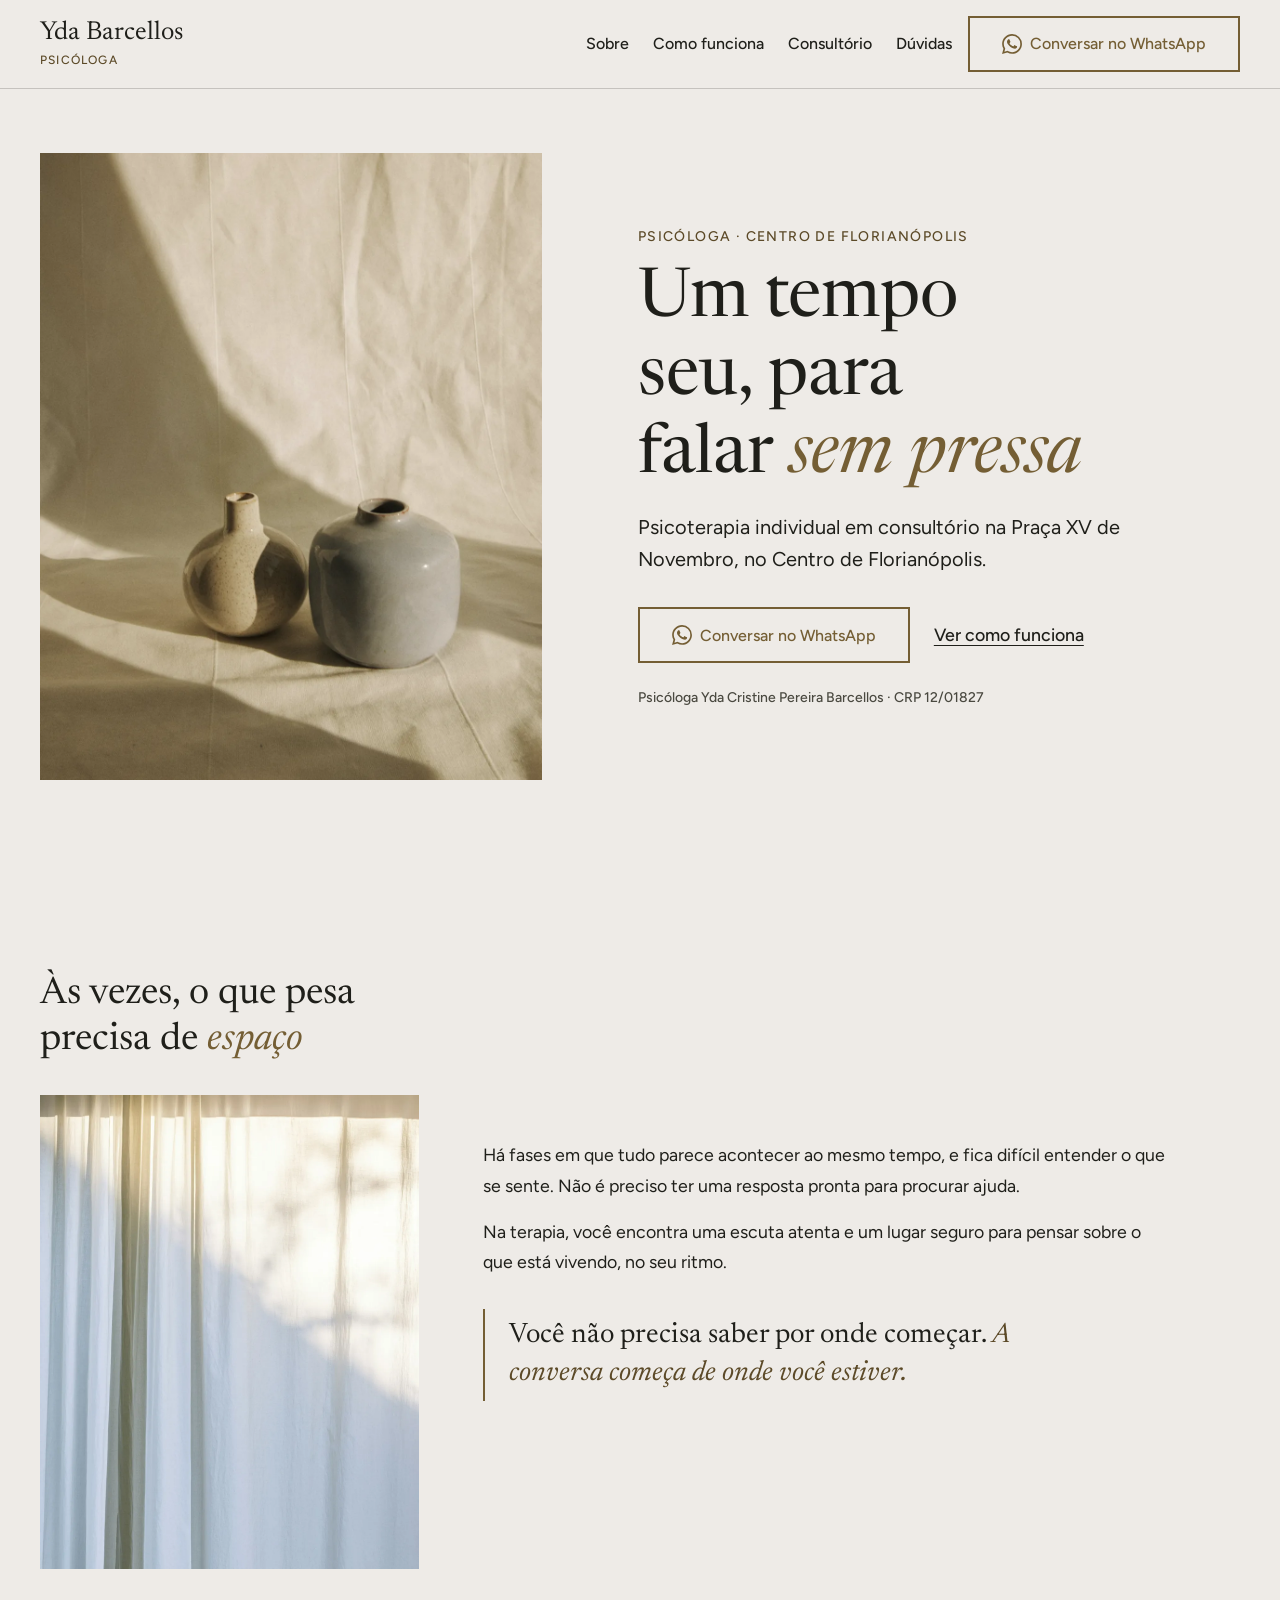
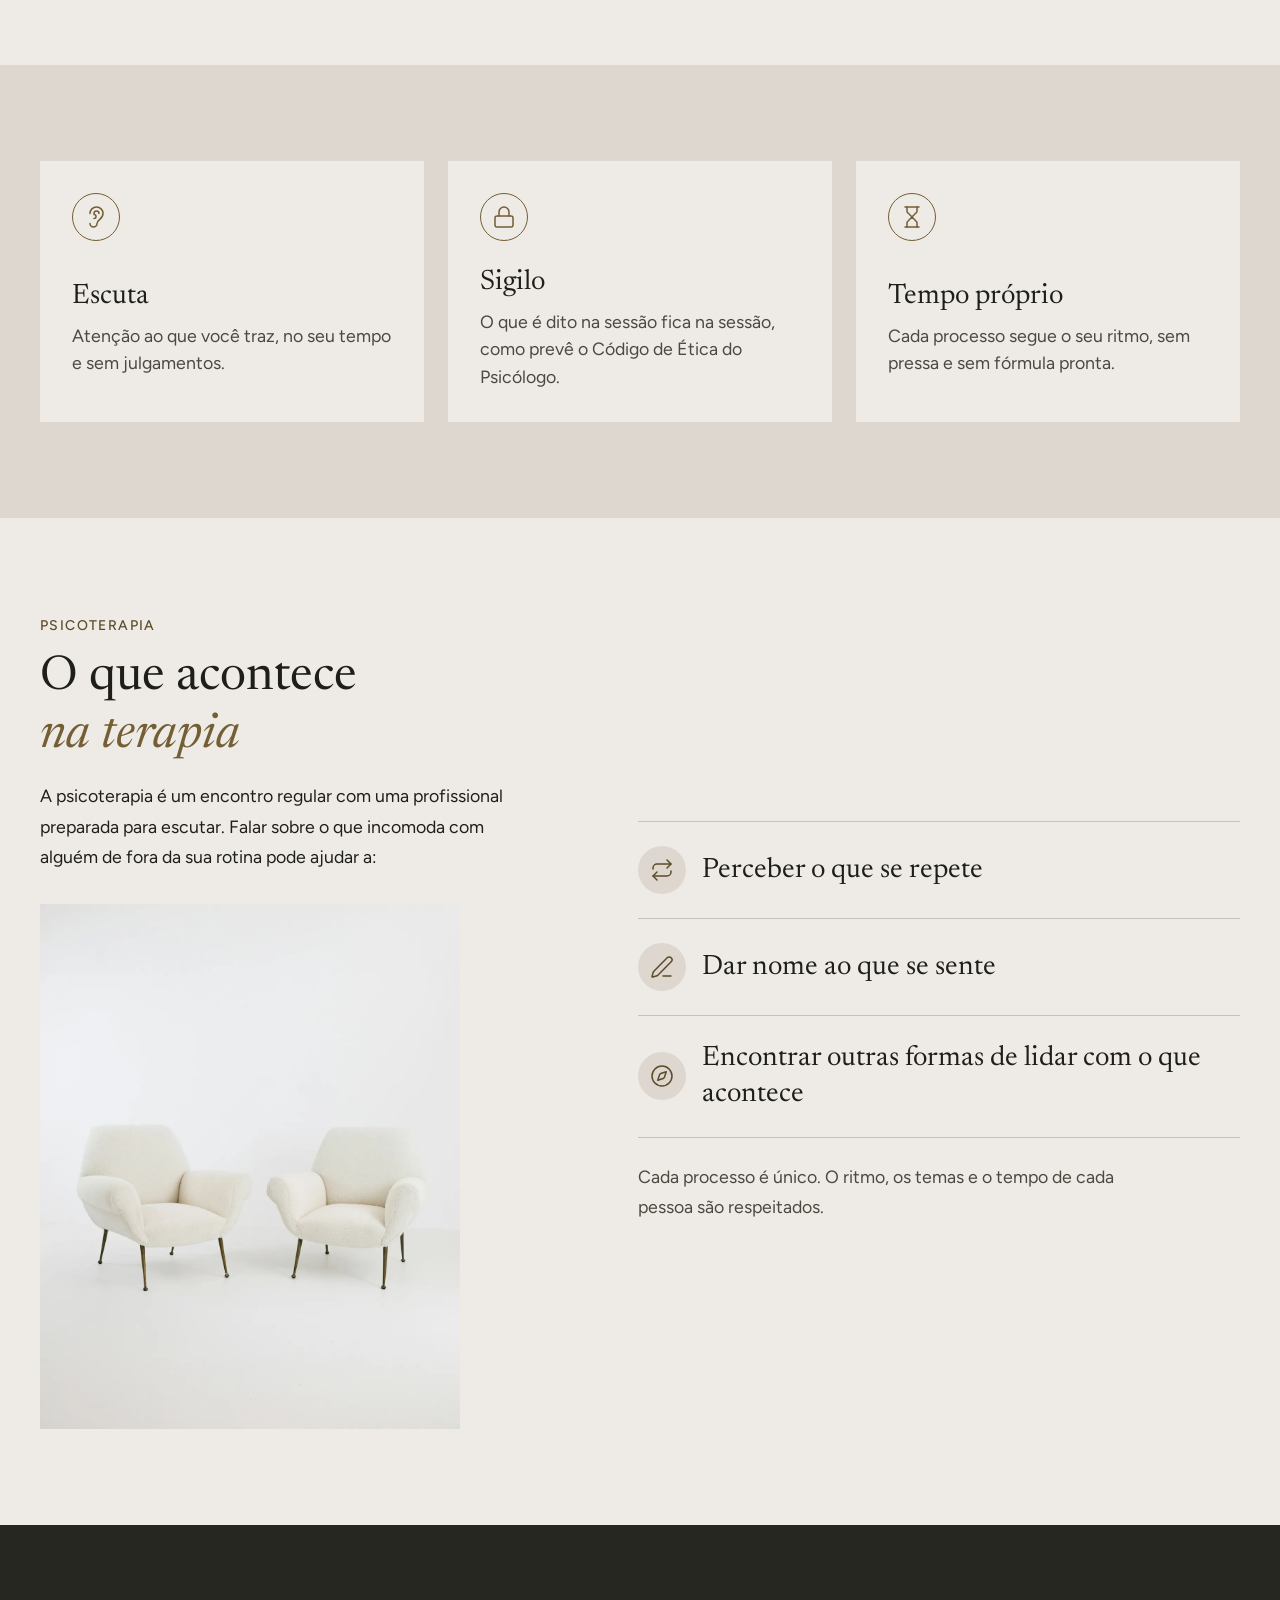
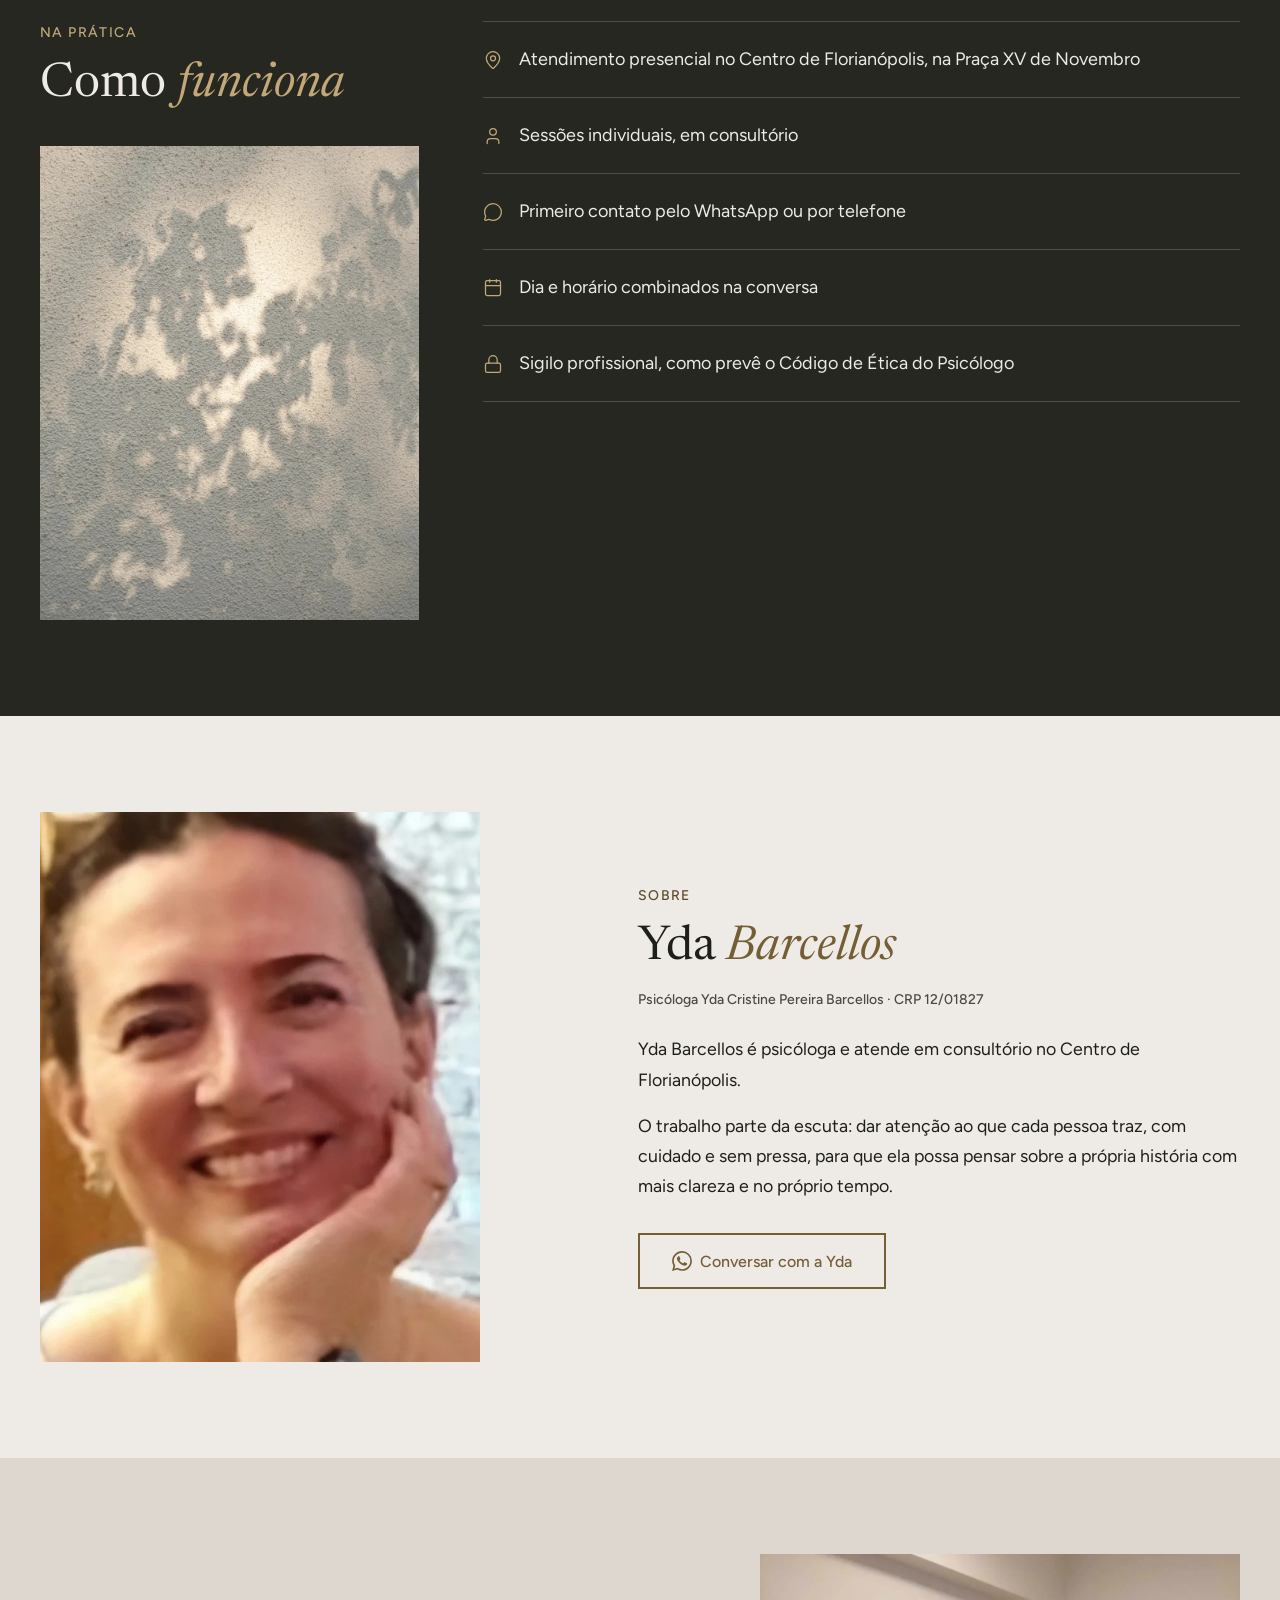
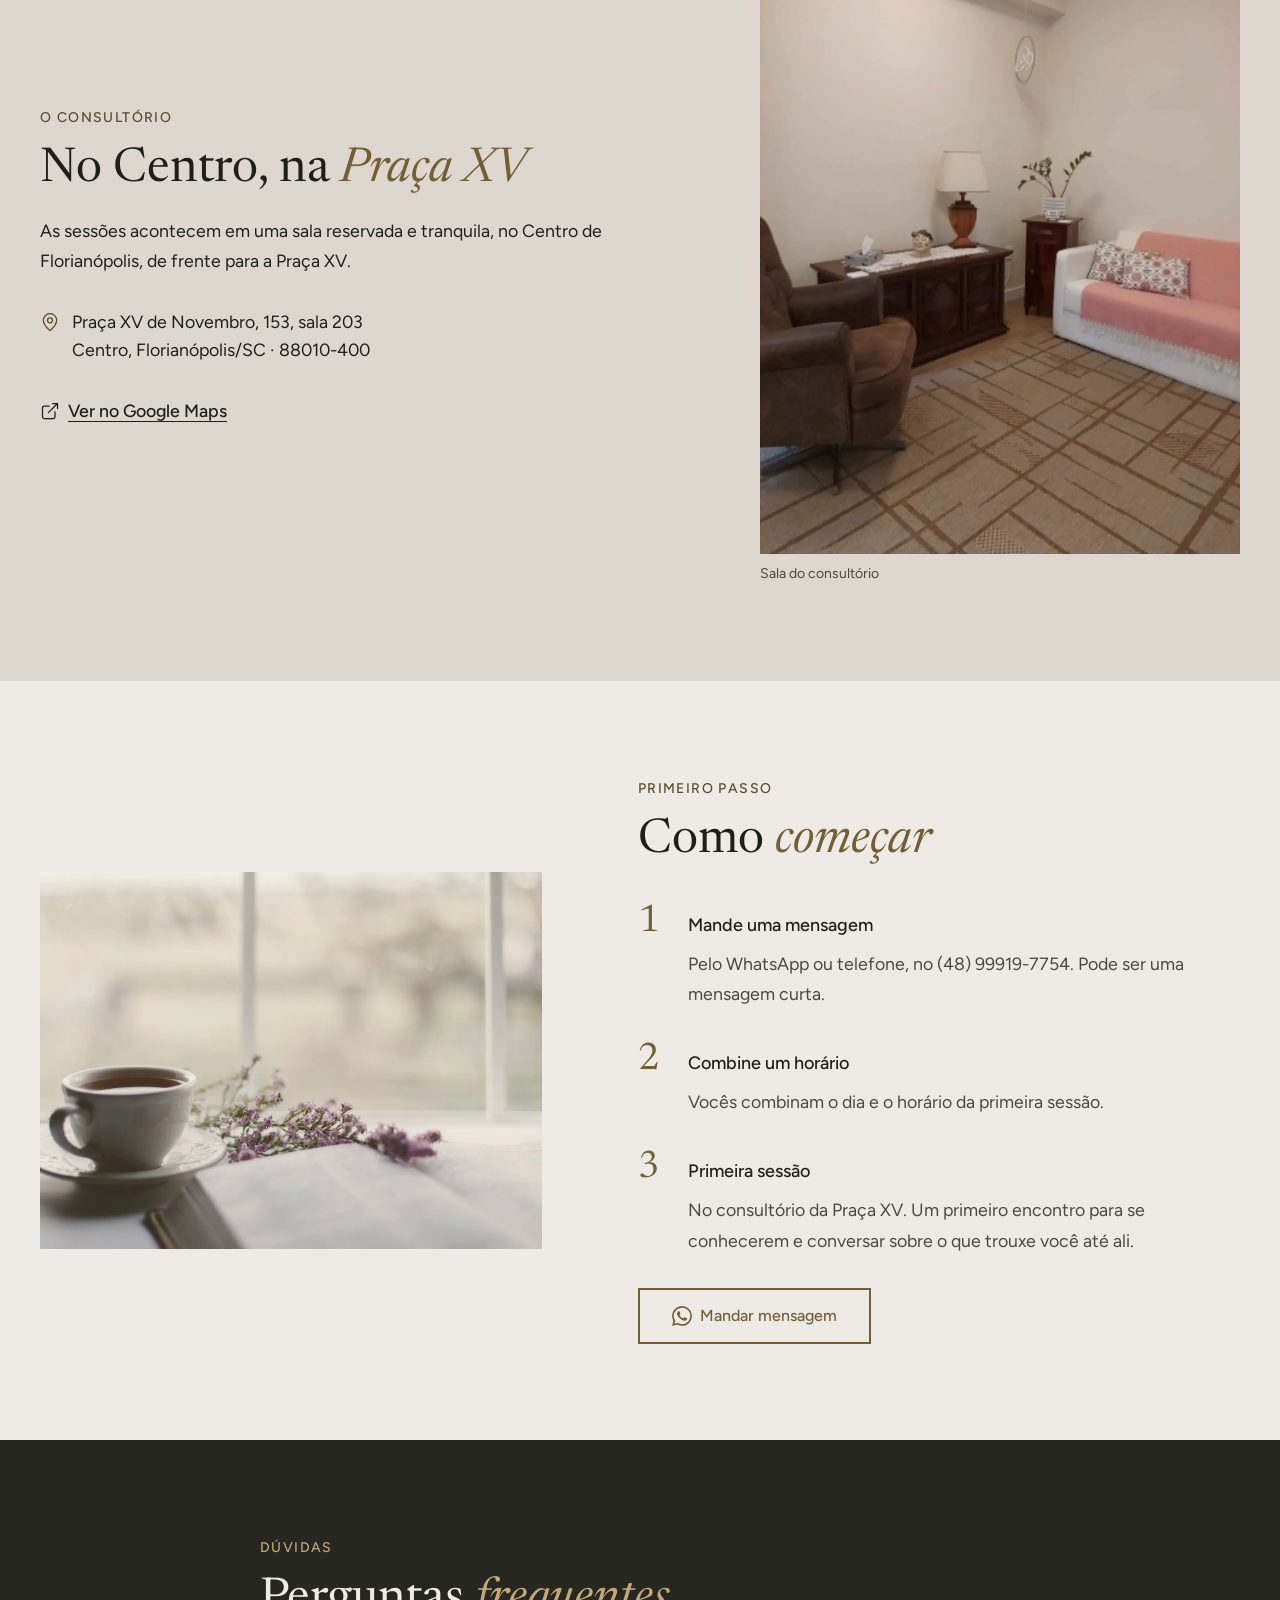
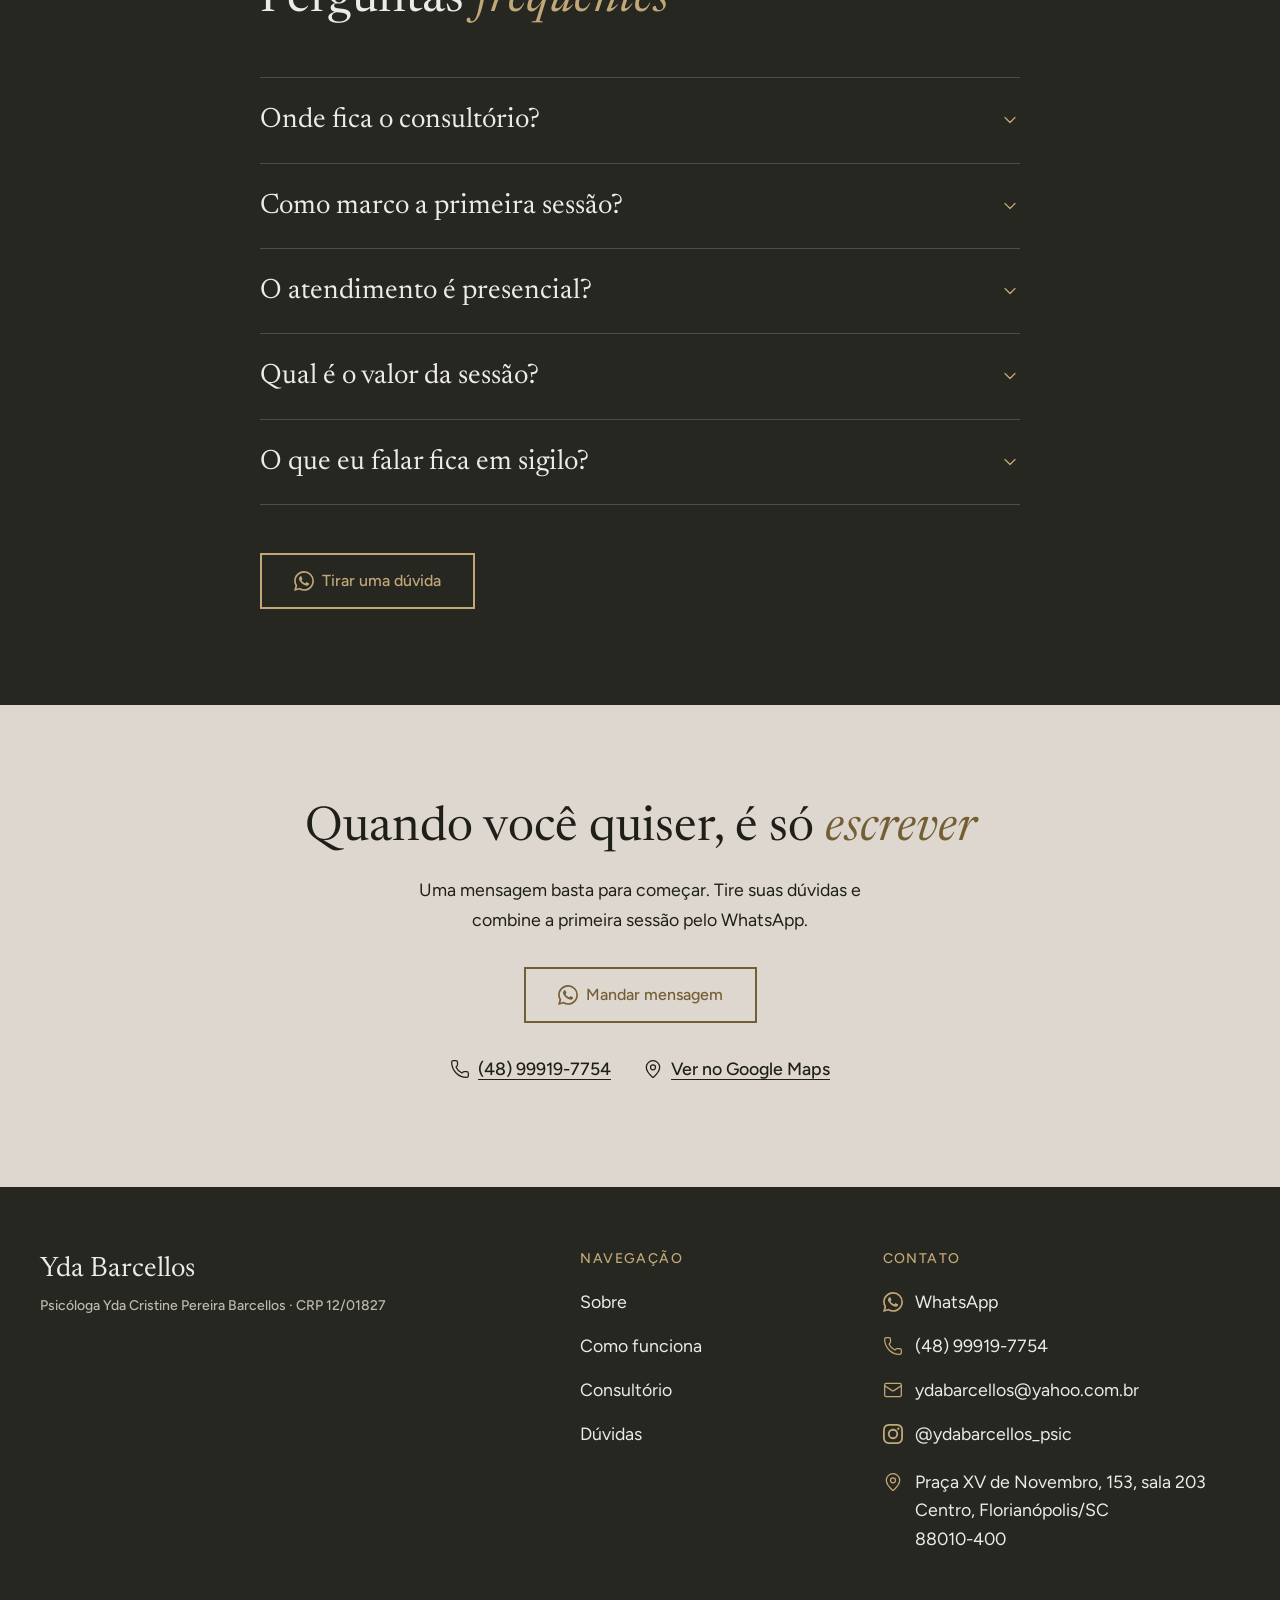
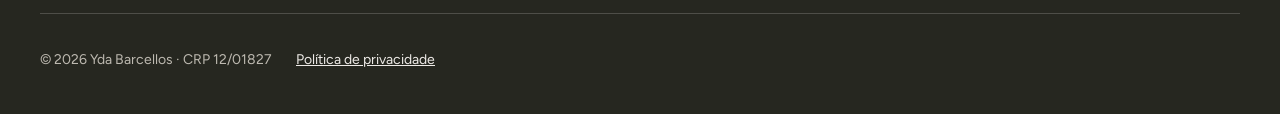
<file: index.html>
<!DOCTYPE html>
<html lang="pt-BR">
<head>
<meta charset="UTF-8">
<meta name="viewport" content="width=device-width, initial-scale=1">
<!-- PRÉ-VENDA: não remover até o Armin fechar a venda -->
<meta name="robots" content="noindex, nofollow">
<title>Psicóloga no Centro de Florianópolis | Yda Cristine Pereira Barcellos · CRP 12/01827</title>
<meta name="description" content="Psicoterapia individual em consultório na Praça XV de Novembro, Centro de Florianópolis. Psicóloga Yda Barcellos, CRP 12/01827. Contato pelo WhatsApp.">
<meta property="og:title" content="Psicóloga no Centro de Florianópolis | Yda Cristine Pereira Barcellos · CRP 12/01827">
<meta property="og:description" content="Psicoterapia individual em consultório na Praça XV de Novembro, Centro de Florianópolis. Psicóloga Yda Barcellos, CRP 12/01827. Contato pelo WhatsApp.">
<meta property="og:type" content="website">
<meta property="og:locale" content="pt_BR">
<meta property="og:url" content="https://infomediamethods-sys.github.io/yda-barcellos-psicologa/">
<meta property="og:image" content="https://infomediamethods-sys.github.io/yda-barcellos-psicologa/assets/img/og-yda-barcellos-v2.jpg">
<meta property="og:image:width" content="1200">
<meta property="og:image:height" content="630">
<meta property="og:image:alt" content="Yda Barcellos, psicóloga no Centro de Florianópolis, CRP 12/01827, ao lado da foto do consultório">
<meta name="twitter:card" content="summary_large_image">
<meta name="theme-color" content="#EEEBE7">
<link rel="icon" href="data:image/svg+xml,%3Csvg xmlns='http://www.w3.org/2000/svg' viewBox='0 0 64 64'%3E%3Crect width='64' height='64' fill='%23EEEBE7'/%3E%3Ctext x='32' y='43' font-family='Georgia,serif' font-size='30' text-anchor='middle' fill='%23745E34'%3EYB%3C/text%3E%3C/svg%3E">
<link rel="preconnect" href="https://fonts.googleapis.com">
<link rel="preconnect" href="https://fonts.gstatic.com" crossorigin>
<link href="https://fonts.googleapis.com/css2?family=Figtree:wght@400;500&amp;family=Newsreader:ital,opsz,wght@0,6..72,400;1,6..72,400&amp;display=swap" rel="stylesheet">
<link rel="stylesheet" href="assets/css/base.css">
<link rel="stylesheet" href="assets/css/style.css">
<script type="application/ld+json">{"@context": "https://schema.org", "@graph": [{"@type": "Person", "@id": "#yda", "name": "Yda Cristine Pereira Barcellos", "alternateName": "Yda Barcellos", "jobTitle": "Psicóloga", "identifier": {"@type": "PropertyValue", "name": "CRP", "value": "12/01827"}, "telephone": "+55-48-99919-7754", "email": "ydabarcellos@yahoo.com.br", "sameAs": ["https://www.instagram.com/ydabarcellos_psic/"], "workLocation": {"@id": "#consultorio"}}, {"@type": "LocalBusiness", "@id": "#consultorio", "name": "Psicóloga Yda Barcellos", "description": "Psicoterapia individual presencial no Centro de Florianópolis.", "telephone": "+55-48-99919-7754", "email": "ydabarcellos@yahoo.com.br", "address": {"@type": "PostalAddress", "streetAddress": "Praça XV de Novembro, 153, sala 203", "addressLocality": "Florianópolis", "addressRegion": "SC", "postalCode": "88010-400", "addressCountry": "BR"}, "geo": {"@type": "GeoCoordinates", "latitude": -27.597242, "longitude": -48.5503622}, "employee": {"@id": "#yda"}}]}</script>
</head>
<body>
<a class="pular-conteudo" href="#conteudo">Pular para o conteúdo</a>

<header class="cabecalho" data-header>
  <div class="container cabecalho__barra">
    <a class="marca" href="#conteudo" aria-label="Yda Barcellos, psicóloga, início">
      <span class="marca__nome">Yda Barcellos</span>
      <span class="marca__profissao">Psicóloga</span>
    </a>
    <nav class="cabecalho__nav" aria-label="Principal">
      <ul role="list">
        <li><a href="#sobre">Sobre</a></li>
        <li><a href="#como-funciona">Como funciona</a></li>
        <li><a href="#consultorio">Consultório</a></li>
        <li><a href="#duvidas">Dúvidas</a></li>
      </ul>
    </nav>
    <a class="botao cabecalho__cta" href="https://wa.me/5548999197754?text=Ol%C3%A1%2C%20Yda%21%20Encontrei%20seu%20site%20e%20gostaria%20de%20conversar%20sobre%20atendimento." target="_blank" rel="noopener"><svg class="icone icone--marca" width="24" height="24" fill="currentColor" aria-hidden="true" focusable="false" role="img" viewBox="0 0 24 24" xmlns="http://www.w3.org/2000/svg"><path d="M17.472 14.382c-.297-.149-1.758-.867-2.03-.967-.273-.099-.471-.148-.67.15-.197.297-.767.966-.94 1.164-.173.199-.347.223-.644.075-.297-.15-1.255-.463-2.39-1.475-.883-.788-1.48-1.761-1.653-2.059-.173-.297-.018-.458.13-.606.134-.133.298-.347.446-.52.149-.174.198-.298.298-.497.099-.198.05-.371-.025-.52-.075-.149-.669-1.612-.916-2.207-.242-.579-.487-.5-.669-.51-.173-.008-.371-.01-.57-.01-.198 0-.52.074-.792.372-.272.297-1.04 1.016-1.04 2.479 0 1.462 1.065 2.875 1.213 3.074.149.198 2.096 3.2 5.077 4.487.709.306 1.262.489 1.694.625.712.227 1.36.195 1.871.118.571-.085 1.758-.719 2.006-1.413.248-.694.248-1.289.173-1.413-.074-.124-.272-.198-.57-.347m-5.421 7.403h-.004a9.87 9.87 0 01-5.031-1.378l-.361-.214-3.741.982.998-3.648-.235-.374a9.86 9.86 0 01-1.51-5.26c.001-5.45 4.436-9.884 9.888-9.884 2.64 0 5.122 1.03 6.988 2.898a9.825 9.825 0 012.893 6.994c-.003 5.45-4.437 9.884-9.885 9.884m8.413-18.297A11.815 11.815 0 0012.05 0C5.495 0 .16 5.335.157 11.892c0 2.096.547 4.142 1.588 5.945L.057 24l6.305-1.654a11.882 11.882 0 005.683 1.448h.005c6.554 0 11.89-5.335 11.893-11.893a11.821 11.821 0 00-3.48-8.413Z"/></svg> <span><span class="cabecalho__cta-extra">Conversar no </span>WhatsApp</span></a>
  </div>
</header>

<main id="conteudo">

  <section class="heroi fundo-linho" data-heroi aria-labelledby="titulo-heroi">
    <div class="container heroi__grade">
      <div class="heroi__texto">
        <span class="rotulo">Psicóloga · Centro de Florianópolis</span>
        <h1 id="titulo-heroi">Um tempo seu, para falar <em>sem pressa</em></h1>
        <p class="lead">Psicoterapia individual em consultório na Praça XV de Novembro, no Centro de Florianópolis.</p>
        <div class="acoes">
          <a class="botao" href="https://wa.me/5548999197754?text=Ol%C3%A1%2C%20Yda%21%20Encontrei%20seu%20site%20e%20gostaria%20de%20conversar%20sobre%20atendimento." target="_blank" rel="noopener"><svg class="icone icone--marca" width="24" height="24" fill="currentColor" aria-hidden="true" focusable="false" role="img" viewBox="0 0 24 24" xmlns="http://www.w3.org/2000/svg"><path d="M17.472 14.382c-.297-.149-1.758-.867-2.03-.967-.273-.099-.471-.148-.67.15-.197.297-.767.966-.94 1.164-.173.199-.347.223-.644.075-.297-.15-1.255-.463-2.39-1.475-.883-.788-1.48-1.761-1.653-2.059-.173-.297-.018-.458.13-.606.134-.133.298-.347.446-.52.149-.174.198-.298.298-.497.099-.198.05-.371-.025-.52-.075-.149-.669-1.612-.916-2.207-.242-.579-.487-.5-.669-.51-.173-.008-.371-.01-.57-.01-.198 0-.52.074-.792.372-.272.297-1.04 1.016-1.04 2.479 0 1.462 1.065 2.875 1.213 3.074.149.198 2.096 3.2 5.077 4.487.709.306 1.262.489 1.694.625.712.227 1.36.195 1.871.118.571-.085 1.758-.719 2.006-1.413.248-.694.248-1.289.173-1.413-.074-.124-.272-.198-.57-.347m-5.421 7.403h-.004a9.87 9.87 0 01-5.031-1.378l-.361-.214-3.741.982.998-3.648-.235-.374a9.86 9.86 0 01-1.51-5.26c.001-5.45 4.436-9.884 9.888-9.884 2.64 0 5.122 1.03 6.988 2.898a9.825 9.825 0 012.893 6.994c-.003 5.45-4.437 9.884-9.885 9.884m8.413-18.297A11.815 11.815 0 0012.05 0C5.495 0 .16 5.335.157 11.892c0 2.096.547 4.142 1.588 5.945L.057 24l6.305-1.654a11.882 11.882 0 005.683 1.448h.005c6.554 0 11.89-5.335 11.893-11.893a11.821 11.821 0 00-3.48-8.413Z"/></svg> Conversar no WhatsApp</a>
          <a class="link" href="#como-funciona">Ver como funciona</a>
        </div>
        <p class="identificacao">Psicóloga Yda Cristine Pereira Barcellos <span class="nowrap">· CRP 12/01827</span></p>
      </div>
      <div class="midia heroi__midia">
    <picture>
      <source media="(max-width: 599px)" type="image/webp" srcset="assets/img/heroi-mobile.webp" width="1080" height="1350">
      <source media="(max-width: 599px)" type="image/jpeg" srcset="assets/img/heroi-mobile.jpg" width="1080" height="1350">
      <source type="image/webp" srcset="assets/img/heroi-desktop.webp">
      <img src="assets/img/heroi-desktop.jpg" width="1600" height="2000" alt="Dois vasos de cerâmica sobre tecido claro, iluminados por luz de janela" fetchpriority="high">
    </picture>
  </div>
    </div>
  </section>

  <section class="secao fundo-linho acolhimento" aria-labelledby="titulo-acolhimento">
    <div class="container acolhimento__grade">
      <div class="acolhimento__lado">
        <h2 class="titulo revelar" id="titulo-acolhimento">Às vezes, o que pesa precisa de <em>espaço</em></h2>
        <div class="midia midia--secao revelar">
          <picture>
            <source type="image/webp" srcset="assets/img/acolhimento-cortina.webp">
            <img src="assets/img/acolhimento-cortina.jpg" width="1200" height="1500" alt="Cortina clara de tecido leve, atravessada pela luz da janela" loading="lazy" decoding="async">
          </picture>
        </div>
      </div>
      <div class="acolhimento__corpo">
        <div class="texto revelar">
          <p>Há fases em que tudo parece acontecer ao mesmo tempo, e fica difícil entender o que se sente. Não é preciso ter uma resposta pronta para procurar ajuda.</p>
          <p>Na terapia, você encontra uma escuta atenta e um lugar seguro para pensar sobre o que está vivendo, no seu ritmo.</p>
        </div>
        <p class="destaque revelar">Você não precisa saber por onde começar. <em>A conversa começa de onde você estiver.</em></p>
      </div>
    </div>
  </section>

  <section class="principios fundo-areia" aria-label="Princípios do atendimento">
    <div class="container">
      <ul role="list" class="principios__lista">
        <li class="principio revelar"><span class="principio__icone"><svg aria-hidden="true" focusable="false" class="icone icone--ear" xmlns="http://www.w3.org/2000/svg" width="24" height="24" viewBox="0 0 24 24" fill="none" stroke="currentColor" stroke-width="1.5" stroke-linecap="round" stroke-linejoin="round" ><path d="M6 8.5a6.5 6.5 0 1 1 13 0c0 6-6 6-6 10a3.5 3.5 0 1 1-7 0" /><path d="M15 8.5a2.5 2.5 0 0 0-5 0v1a2 2 0 1 1 0 4" /></svg></span><div><h3 class="principio__titulo">Escuta</h3><p>Atenção ao que você traz, no seu tempo e sem julgamentos.</p></div></li>
        <li class="principio revelar"><span class="principio__icone"><svg aria-hidden="true" focusable="false" class="icone icone--lock" xmlns="http://www.w3.org/2000/svg" width="24" height="24" viewBox="0 0 24 24" fill="none" stroke="currentColor" stroke-width="1.5" stroke-linecap="round" stroke-linejoin="round" ><rect width="18" height="11" x="3" y="11" rx="2" ry="2" /><path d="M7 11V7a5 5 0 0 1 10 0v4" /></svg></span><div><h3 class="principio__titulo">Sigilo</h3><p>O que é dito na sessão fica na sessão, como prevê o Código de Ética do Psicólogo.</p></div></li>
        <li class="principio revelar"><span class="principio__icone"><svg aria-hidden="true" focusable="false" class="icone icone--hourglass" xmlns="http://www.w3.org/2000/svg" width="24" height="24" viewBox="0 0 24 24" fill="none" stroke="currentColor" stroke-width="1.5" stroke-linecap="round" stroke-linejoin="round" ><path d="M5 22h14" /><path d="M5 2h14" /><path d="M17 22v-4.172a2 2 0 0 0-.586-1.414L12 12l-4.414 4.414A2 2 0 0 0 7 17.828V22" /><path d="M7 2v4.172a2 2 0 0 0 .586 1.414L12 12l4.414-4.414A2 2 0 0 0 17 6.172V2" /></svg></span><div><h3 class="principio__titulo">Tempo próprio</h3><p>Cada processo segue o seu ritmo, sem pressa e sem fórmula pronta.</p></div></li>
      </ul>
    </div>
  </section>

  <section class="secao fundo-linho terapia" aria-labelledby="titulo-terapia">
    <div class="container terapia__grade">
      <div>
        <span class="rotulo revelar">Psicoterapia</span>
        <h2 class="titulo revelar" id="titulo-terapia">O que acontece <em>na terapia</em></h2>
        <div class="texto revelar">
          <p>A psicoterapia é um encontro regular com uma profissional preparada para escutar. Falar sobre o que incomoda com alguém de fora da sua rotina pode ajudar a:</p>
        </div>
        <div class="midia midia--secao terapia__midia revelar">
          <picture>
            <source type="image/webp" srcset="assets/img/terapia-poltronas.webp">
            <img src="assets/img/terapia-poltronas.jpg" width="1200" height="1500" alt="Duas poltronas claras, lado a lado, num ambiente branco e calmo" loading="lazy" decoding="async">
          </picture>
        </div>
      </div>
      <div>
        <ul role="list" class="terapia__lista">
          <li class="revelar"><span class="terapia__icone"><svg aria-hidden="true" focusable="false" class="icone icone--repeat" xmlns="http://www.w3.org/2000/svg" width="24" height="24" viewBox="0 0 24 24" fill="none" stroke="currentColor" stroke-width="1.5" stroke-linecap="round" stroke-linejoin="round" ><path d="m17 2 4 4-4 4" /><path d="M3 11v-1a4 4 0 0 1 4-4h14" /><path d="m7 22-4-4 4-4" /><path d="M21 13v1a4 4 0 0 1-4 4H3" /></svg></span><span>Perceber o que se repete</span></li>
          <li class="revelar"><span class="terapia__icone"><svg aria-hidden="true" focusable="false" class="icone icone--pen-line" xmlns="http://www.w3.org/2000/svg" width="24" height="24" viewBox="0 0 24 24" fill="none" stroke="currentColor" stroke-width="1.5" stroke-linecap="round" stroke-linejoin="round" ><path d="M13 21h8" /><path d="M21.174 6.812a1 1 0 0 0-3.986-3.987L3.842 16.174a2 2 0 0 0-.5.83l-1.321 4.352a.5.5 0 0 0 .623.622l4.353-1.32a2 2 0 0 0 .83-.497z" /></svg></span><span>Dar nome ao que se sente</span></li>
          <li class="revelar"><span class="terapia__icone"><svg aria-hidden="true" focusable="false" class="icone icone--compass" xmlns="http://www.w3.org/2000/svg" width="24" height="24" viewBox="0 0 24 24" fill="none" stroke="currentColor" stroke-width="1.5" stroke-linecap="round" stroke-linejoin="round" ><circle cx="12" cy="12" r="10" /><path d="m16.24 7.76-1.804 5.411a2 2 0 0 1-1.265 1.265L7.76 16.24l1.804-5.411a2 2 0 0 1 1.265-1.265z" /></svg></span><span>Encontrar outras formas de lidar com o que acontece</span></li>
        </ul>
        <p class="terapia__nota revelar">Cada processo é único. O ritmo, os temas e o tempo de cada pessoa são respeitados.</p>
      </div>
    </div>
  </section>

  <section class="secao fundo-escuro" id="como-funciona" aria-labelledby="titulo-funciona">
    <div class="container funciona__grade">
      <div class="revelar">
        <span class="rotulo">Na prática</span>
        <h2 class="titulo" id="titulo-funciona">Como <em>funciona</em></h2>
        <div class="midia midia--secao funciona__midia">
          <picture>
            <source type="image/webp" srcset="assets/img/funciona-sombra.webp">
            <img src="assets/img/funciona-sombra.jpg" width="960" height="1200" alt="Sombra de folhas projetada numa parede clara" loading="lazy" decoding="async">
          </picture>
        </div>
      </div>
      <ul role="list" class="lista-info revelar">
        <li><svg aria-hidden="true" focusable="false" class="icone icone--map-pin" xmlns="http://www.w3.org/2000/svg" width="24" height="24" viewBox="0 0 24 24" fill="none" stroke="currentColor" stroke-width="1.5" stroke-linecap="round" stroke-linejoin="round" ><path d="M20 10c0 4.993-5.539 10.193-7.399 11.799a1 1 0 0 1-1.202 0C9.539 20.193 4 14.993 4 10a8 8 0 0 1 16 0" /><circle cx="12" cy="10" r="3" /></svg><span>Atendimento presencial no Centro de Florianópolis, na Praça XV de Novembro</span></li>
        <li><svg aria-hidden="true" focusable="false" class="icone icone--user" xmlns="http://www.w3.org/2000/svg" width="24" height="24" viewBox="0 0 24 24" fill="none" stroke="currentColor" stroke-width="1.5" stroke-linecap="round" stroke-linejoin="round" ><path d="M19 21v-2a4 4 0 0 0-4-4H9a4 4 0 0 0-4 4v2" /><circle cx="12" cy="7" r="4" /></svg><span>Sessões individuais, em consultório</span></li>
        <li><svg aria-hidden="true" focusable="false" class="icone icone--message-circle" xmlns="http://www.w3.org/2000/svg" width="24" height="24" viewBox="0 0 24 24" fill="none" stroke="currentColor" stroke-width="1.5" stroke-linecap="round" stroke-linejoin="round" ><path d="M2.992 16.342a2 2 0 0 1 .094 1.167l-1.065 3.29a1 1 0 0 0 1.236 1.168l3.413-.998a2 2 0 0 1 1.099.092 10 10 0 1 0-4.777-4.719" /></svg><span>Primeiro contato pelo WhatsApp ou por telefone</span></li>
        <li><svg aria-hidden="true" focusable="false" class="icone icone--calendar" xmlns="http://www.w3.org/2000/svg" width="24" height="24" viewBox="0 0 24 24" fill="none" stroke="currentColor" stroke-width="1.5" stroke-linecap="round" stroke-linejoin="round" ><path d="M8 2v3" /><path d="M16 2v3" /><rect x="3" y="3" width="18" height="18" rx="2" /><path d="M3 9h18" /></svg><span>Dia e horário combinados na conversa</span></li>
        <li><svg aria-hidden="true" focusable="false" class="icone icone--lock" xmlns="http://www.w3.org/2000/svg" width="24" height="24" viewBox="0 0 24 24" fill="none" stroke="currentColor" stroke-width="1.5" stroke-linecap="round" stroke-linejoin="round" ><rect width="18" height="11" x="3" y="11" rx="2" ry="2" /><path d="M7 11V7a5 5 0 0 1 10 0v4" /></svg><span>Sigilo profissional, como prevê o Código de Ética do Psicólogo</span></li>
      </ul>
    </div>
  </section>

  <section class="secao fundo-linho" id="sobre" aria-labelledby="titulo-sobre">
    <div class="container lado">
      <div class="midia lado__midia proporcao-4x5 revelar">
    <picture>
      <source type="image/webp" srcset="assets/img/yda-barcellos-retrato.webp">
      <img src="assets/img/yda-barcellos-retrato.jpg" width="608" height="760" alt="Yda Barcellos, psicóloga, sorrindo com o rosto apoiado na mão" loading="lazy" decoding="async">
    </picture>
  </div>
      <div class="revelar">
        <span class="rotulo">Sobre</span>
        <h2 class="titulo" id="titulo-sobre">Yda <em>Barcellos</em></h2>
        <p class="identificacao">Psicóloga Yda Cristine Pereira Barcellos <span class="nowrap">· CRP 12/01827</span></p>
        <div class="texto">
          <p>Yda Barcellos é psicóloga e atende em consultório no Centro de Florianópolis.</p>
          <p>O trabalho parte da escuta: dar atenção ao que cada pessoa traz, com cuidado e sem pressa, para que ela possa pensar sobre a própria história com mais clareza e no próprio tempo.</p>
        </div>
        <div class="acoes">
          <a class="botao" href="https://wa.me/5548999197754?text=Ol%C3%A1%2C%20Yda%21%20Li%20sobre%20o%20seu%20trabalho%20no%20site%20e%20gostaria%20de%20conversar." target="_blank" rel="noopener"><svg class="icone icone--marca" width="24" height="24" fill="currentColor" aria-hidden="true" focusable="false" role="img" viewBox="0 0 24 24" xmlns="http://www.w3.org/2000/svg"><path d="M17.472 14.382c-.297-.149-1.758-.867-2.03-.967-.273-.099-.471-.148-.67.15-.197.297-.767.966-.94 1.164-.173.199-.347.223-.644.075-.297-.15-1.255-.463-2.39-1.475-.883-.788-1.48-1.761-1.653-2.059-.173-.297-.018-.458.13-.606.134-.133.298-.347.446-.52.149-.174.198-.298.298-.497.099-.198.05-.371-.025-.52-.075-.149-.669-1.612-.916-2.207-.242-.579-.487-.5-.669-.51-.173-.008-.371-.01-.57-.01-.198 0-.52.074-.792.372-.272.297-1.04 1.016-1.04 2.479 0 1.462 1.065 2.875 1.213 3.074.149.198 2.096 3.2 5.077 4.487.709.306 1.262.489 1.694.625.712.227 1.36.195 1.871.118.571-.085 1.758-.719 2.006-1.413.248-.694.248-1.289.173-1.413-.074-.124-.272-.198-.57-.347m-5.421 7.403h-.004a9.87 9.87 0 01-5.031-1.378l-.361-.214-3.741.982.998-3.648-.235-.374a9.86 9.86 0 01-1.51-5.26c.001-5.45 4.436-9.884 9.888-9.884 2.64 0 5.122 1.03 6.988 2.898a9.825 9.825 0 012.893 6.994c-.003 5.45-4.437 9.884-9.885 9.884m8.413-18.297A11.815 11.815 0 0012.05 0C5.495 0 .16 5.335.157 11.892c0 2.096.547 4.142 1.588 5.945L.057 24l6.305-1.654a11.882 11.882 0 005.683 1.448h.005c6.554 0 11.89-5.335 11.893-11.893a11.821 11.821 0 00-3.48-8.413Z"/></svg> Conversar com a Yda</a>
        </div>
      </div>
    </div>
  </section>

  <section class="secao fundo-areia consultorio" id="consultorio" aria-labelledby="titulo-consultorio">
    <div class="container lado lado--invertido">
      <div class="revelar">
        <span class="rotulo">O consultório</span>
        <h2 class="titulo" id="titulo-consultorio">No Centro, na <em>Praça XV</em></h2>
        <div class="texto">
          <p>As sessões acontecem em uma sala reservada e tranquila, no Centro de Florianópolis, de frente para a Praça XV.</p>
        </div>
        <address class="endereco"><svg aria-hidden="true" focusable="false" class="icone icone--map-pin" xmlns="http://www.w3.org/2000/svg" width="24" height="24" viewBox="0 0 24 24" fill="none" stroke="currentColor" stroke-width="1.5" stroke-linecap="round" stroke-linejoin="round" ><path d="M20 10c0 4.993-5.539 10.193-7.399 11.799a1 1 0 0 1-1.202 0C9.539 20.193 4 14.993 4 10a8 8 0 0 1 16 0" /><circle cx="12" cy="10" r="3" /></svg><span>Praça XV de Novembro, 153, sala 203<br>Centro, Florianópolis/SC · 88010-400</span></address>
        <div class="acoes">
          <a class="link" href="https://www.google.com/maps/search/?api=1&amp;query=Psic%C3%B3loga%20Yda%20Barcellos&amp;query_place_id=ChIJxQrbMB05J5UR4nPzVYYvgxE" target="_blank" rel="noopener"><svg aria-hidden="true" focusable="false" class="icone icone--external-link" xmlns="http://www.w3.org/2000/svg" width="24" height="24" viewBox="0 0 24 24" fill="none" stroke="currentColor" stroke-width="1.5" stroke-linecap="round" stroke-linejoin="round" ><path d="M15 3h6v6" /><path d="M10 14 21 3" /><path d="M18 13v6a2 2 0 0 1-2 2H5a2 2 0 0 1-2-2V8a2 2 0 0 1 2-2h6" /></svg> Ver no Google Maps</a>
        </div>
      </div>
      <figure class="consultorio__figura revelar">
        <div class="midia proporcao-4x5">
    <picture>
      <source type="image/webp" srcset="assets/img/consultorio-sala.webp">
      <img src="assets/img/consultorio-sala.jpg" width="1079" height="1348" alt="Sala do consultório, com poltrona, cômoda de madeira com abajur e sofá com manta rosa" loading="lazy" decoding="async">
    </picture>
  </div>
        <figcaption class="legenda">Sala do consultório</figcaption>
      </figure>
    </div>
  </section>

  <section class="secao fundo-linho" aria-labelledby="titulo-comecar">
    <div class="container lado">
      <div class="midia lado__midia proporcao-4x3 revelar">
    <picture>
      <source type="image/webp" srcset="assets/img/comecar-still.webp">
      <img src="assets/img/comecar-still.jpg" width="1600" height="1200" alt="Xícara de chá e ramo de flores secas sobre um livro aberto, junto à janela" loading="lazy" decoding="async">
    </picture>
  </div>
      <div class="revelar">
        <span class="rotulo">Primeiro passo</span>
        <h2 class="titulo" id="titulo-comecar">Como <em>começar</em></h2>
        <ol role="list" class="passos">
          <li><span class="passos__numero" aria-hidden="true">1</span><h3>Mande uma mensagem</h3><p>Pelo WhatsApp ou telefone, no (48) 99919-7754. Pode ser uma mensagem curta.</p></li>
          <li><span class="passos__numero" aria-hidden="true">2</span><h3>Combine um horário</h3><p>Vocês combinam o dia e o horário da primeira sessão.</p></li>
          <li><span class="passos__numero" aria-hidden="true">3</span><h3>Primeira sessão</h3><p>No consultório da Praça XV. Um primeiro encontro para se conhecerem e conversar sobre o que trouxe você até ali.</p></li>
        </ol>
        <div class="acoes">
          <a class="botao" href="https://wa.me/5548999197754?text=Ol%C3%A1%2C%20Yda%21%20Gostaria%20de%20marcar%20uma%20primeira%20sess%C3%A3o%20no%20consult%C3%B3rio." target="_blank" rel="noopener"><svg class="icone icone--marca" width="24" height="24" fill="currentColor" aria-hidden="true" focusable="false" role="img" viewBox="0 0 24 24" xmlns="http://www.w3.org/2000/svg"><path d="M17.472 14.382c-.297-.149-1.758-.867-2.03-.967-.273-.099-.471-.148-.67.15-.197.297-.767.966-.94 1.164-.173.199-.347.223-.644.075-.297-.15-1.255-.463-2.39-1.475-.883-.788-1.48-1.761-1.653-2.059-.173-.297-.018-.458.13-.606.134-.133.298-.347.446-.52.149-.174.198-.298.298-.497.099-.198.05-.371-.025-.52-.075-.149-.669-1.612-.916-2.207-.242-.579-.487-.5-.669-.51-.173-.008-.371-.01-.57-.01-.198 0-.52.074-.792.372-.272.297-1.04 1.016-1.04 2.479 0 1.462 1.065 2.875 1.213 3.074.149.198 2.096 3.2 5.077 4.487.709.306 1.262.489 1.694.625.712.227 1.36.195 1.871.118.571-.085 1.758-.719 2.006-1.413.248-.694.248-1.289.173-1.413-.074-.124-.272-.198-.57-.347m-5.421 7.403h-.004a9.87 9.87 0 01-5.031-1.378l-.361-.214-3.741.982.998-3.648-.235-.374a9.86 9.86 0 01-1.51-5.26c.001-5.45 4.436-9.884 9.888-9.884 2.64 0 5.122 1.03 6.988 2.898a9.825 9.825 0 012.893 6.994c-.003 5.45-4.437 9.884-9.885 9.884m8.413-18.297A11.815 11.815 0 0012.05 0C5.495 0 .16 5.335.157 11.892c0 2.096.547 4.142 1.588 5.945L.057 24l6.305-1.654a11.882 11.882 0 005.683 1.448h.005c6.554 0 11.89-5.335 11.893-11.893a11.821 11.821 0 00-3.48-8.413Z"/></svg> Mandar mensagem</a>
        </div>
      </div>
    </div>
  </section>

  <section class="secao fundo-escuro duvidas" id="duvidas" aria-labelledby="titulo-duvidas">
    <div class="container--estreito">
      <span class="rotulo revelar">Dúvidas</span>
      <h2 class="titulo revelar" id="titulo-duvidas">Perguntas <em>frequentes</em></h2>
      <div class="duvidas__lista revelar">
        <details class="duvida">
          <summary>Onde fica o consultório? <svg aria-hidden="true" focusable="false" class="icone icone--chevron-down" xmlns="http://www.w3.org/2000/svg" width="24" height="24" viewBox="0 0 24 24" fill="none" stroke="currentColor" stroke-width="1.5" stroke-linecap="round" stroke-linejoin="round" ><path d="m6 9 6 6 6-6" /></svg></summary>
          <div class="duvida__resposta">
            <p>Na Praça XV de Novembro, 153, sala 203, Centro, Florianópolis/SC.</p>
            <a class="link" href="https://www.google.com/maps/search/?api=1&amp;query=Psic%C3%B3loga%20Yda%20Barcellos&amp;query_place_id=ChIJxQrbMB05J5UR4nPzVYYvgxE" target="_blank" rel="noopener"><svg aria-hidden="true" focusable="false" class="icone icone--external-link" xmlns="http://www.w3.org/2000/svg" width="24" height="24" viewBox="0 0 24 24" fill="none" stroke="currentColor" stroke-width="1.5" stroke-linecap="round" stroke-linejoin="round" ><path d="M15 3h6v6" /><path d="M10 14 21 3" /><path d="M18 13v6a2 2 0 0 1-2 2H5a2 2 0 0 1-2-2V8a2 2 0 0 1 2-2h6" /></svg> Ver no Google Maps</a>
          </div>
        </details>
        <details class="duvida">
          <summary>Como marco a primeira sessão? <svg aria-hidden="true" focusable="false" class="icone icone--chevron-down" xmlns="http://www.w3.org/2000/svg" width="24" height="24" viewBox="0 0 24 24" fill="none" stroke="currentColor" stroke-width="1.5" stroke-linecap="round" stroke-linejoin="round" ><path d="m6 9 6 6 6-6" /></svg></summary>
          <div class="duvida__resposta"><p>Mande uma mensagem pelo WhatsApp ou ligue para (48) 99919-7754 e combine o dia e o horário com a Yda.</p></div>
        </details>
        <details class="duvida">
          <summary>O atendimento é presencial? <svg aria-hidden="true" focusable="false" class="icone icone--chevron-down" xmlns="http://www.w3.org/2000/svg" width="24" height="24" viewBox="0 0 24 24" fill="none" stroke="currentColor" stroke-width="1.5" stroke-linecap="round" stroke-linejoin="round" ><path d="m6 9 6 6 6-6" /></svg></summary>
          <div class="duvida__resposta"><p>Sim. As sessões são individuais, no consultório do Centro.</p></div>
        </details>
        <details class="duvida">
          <summary>Qual é o valor da sessão? <svg aria-hidden="true" focusable="false" class="icone icone--chevron-down" xmlns="http://www.w3.org/2000/svg" width="24" height="24" viewBox="0 0 24 24" fill="none" stroke="currentColor" stroke-width="1.5" stroke-linecap="round" stroke-linejoin="round" ><path d="m6 9 6 6 6-6" /></svg></summary>
          <div class="duvida__resposta"><p>O valor e a forma de pagamento são combinados na primeira conversa, pelo WhatsApp.</p></div>
        </details>
        <details class="duvida">
          <summary>O que eu falar fica em sigilo? <svg aria-hidden="true" focusable="false" class="icone icone--chevron-down" xmlns="http://www.w3.org/2000/svg" width="24" height="24" viewBox="0 0 24 24" fill="none" stroke="currentColor" stroke-width="1.5" stroke-linecap="round" stroke-linejoin="round" ><path d="m6 9 6 6 6-6" /></svg></summary>
          <div class="duvida__resposta"><p>Sim. O sigilo é um dever da psicóloga, previsto no Código de Ética Profissional do Psicólogo.</p></div>
        </details>
      </div>
      <div class="acoes revelar">
        <a class="botao" href="https://wa.me/5548999197754?text=Ol%C3%A1%2C%20Yda%21%20Tenho%20uma%20d%C3%BAvida%20sobre%20o%20atendimento." target="_blank" rel="noopener"><svg class="icone icone--marca" width="24" height="24" fill="currentColor" aria-hidden="true" focusable="false" role="img" viewBox="0 0 24 24" xmlns="http://www.w3.org/2000/svg"><path d="M17.472 14.382c-.297-.149-1.758-.867-2.03-.967-.273-.099-.471-.148-.67.15-.197.297-.767.966-.94 1.164-.173.199-.347.223-.644.075-.297-.15-1.255-.463-2.39-1.475-.883-.788-1.48-1.761-1.653-2.059-.173-.297-.018-.458.13-.606.134-.133.298-.347.446-.52.149-.174.198-.298.298-.497.099-.198.05-.371-.025-.52-.075-.149-.669-1.612-.916-2.207-.242-.579-.487-.5-.669-.51-.173-.008-.371-.01-.57-.01-.198 0-.52.074-.792.372-.272.297-1.04 1.016-1.04 2.479 0 1.462 1.065 2.875 1.213 3.074.149.198 2.096 3.2 5.077 4.487.709.306 1.262.489 1.694.625.712.227 1.36.195 1.871.118.571-.085 1.758-.719 2.006-1.413.248-.694.248-1.289.173-1.413-.074-.124-.272-.198-.57-.347m-5.421 7.403h-.004a9.87 9.87 0 01-5.031-1.378l-.361-.214-3.741.982.998-3.648-.235-.374a9.86 9.86 0 01-1.51-5.26c.001-5.45 4.436-9.884 9.888-9.884 2.64 0 5.122 1.03 6.988 2.898a9.825 9.825 0 012.893 6.994c-.003 5.45-4.437 9.884-9.885 9.884m8.413-18.297A11.815 11.815 0 0012.05 0C5.495 0 .16 5.335.157 11.892c0 2.096.547 4.142 1.588 5.945L.057 24l6.305-1.654a11.882 11.882 0 005.683 1.448h.005c6.554 0 11.89-5.335 11.893-11.893a11.821 11.821 0 00-3.48-8.413Z"/></svg> Tirar uma dúvida</a>
      </div>
    </div>
  </section>

  <section class="secao fundo-areia cta-final" aria-labelledby="titulo-cta">
    <div class="container--estreito centralizado">
      <h2 class="titulo revelar" id="titulo-cta">Quando você quiser, é só <em>escrever</em></h2>
      <div class="texto revelar">
        <p>Uma mensagem basta para começar. Tire suas dúvidas e combine a primeira sessão pelo WhatsApp.</p>
      </div>
      <div class="acoes revelar">
        <a class="botao" href="https://wa.me/5548999197754?text=Ol%C3%A1%2C%20Yda%21%20Gostaria%20de%20marcar%20uma%20primeira%20sess%C3%A3o%20no%20consult%C3%B3rio." target="_blank" rel="noopener"><svg class="icone icone--marca" width="24" height="24" fill="currentColor" aria-hidden="true" focusable="false" role="img" viewBox="0 0 24 24" xmlns="http://www.w3.org/2000/svg"><path d="M17.472 14.382c-.297-.149-1.758-.867-2.03-.967-.273-.099-.471-.148-.67.15-.197.297-.767.966-.94 1.164-.173.199-.347.223-.644.075-.297-.15-1.255-.463-2.39-1.475-.883-.788-1.48-1.761-1.653-2.059-.173-.297-.018-.458.13-.606.134-.133.298-.347.446-.52.149-.174.198-.298.298-.497.099-.198.05-.371-.025-.52-.075-.149-.669-1.612-.916-2.207-.242-.579-.487-.5-.669-.51-.173-.008-.371-.01-.57-.01-.198 0-.52.074-.792.372-.272.297-1.04 1.016-1.04 2.479 0 1.462 1.065 2.875 1.213 3.074.149.198 2.096 3.2 5.077 4.487.709.306 1.262.489 1.694.625.712.227 1.36.195 1.871.118.571-.085 1.758-.719 2.006-1.413.248-.694.248-1.289.173-1.413-.074-.124-.272-.198-.57-.347m-5.421 7.403h-.004a9.87 9.87 0 01-5.031-1.378l-.361-.214-3.741.982.998-3.648-.235-.374a9.86 9.86 0 01-1.51-5.26c.001-5.45 4.436-9.884 9.888-9.884 2.64 0 5.122 1.03 6.988 2.898a9.825 9.825 0 012.893 6.994c-.003 5.45-4.437 9.884-9.885 9.884m8.413-18.297A11.815 11.815 0 0012.05 0C5.495 0 .16 5.335.157 11.892c0 2.096.547 4.142 1.588 5.945L.057 24l6.305-1.654a11.882 11.882 0 005.683 1.448h.005c6.554 0 11.89-5.335 11.893-11.893a11.821 11.821 0 00-3.48-8.413Z"/></svg> Mandar mensagem</a>
      </div>
      <div class="cta-final__contato revelar">
        <a class="link" href="tel:+5548999197754"><svg aria-hidden="true" focusable="false" class="icone icone--phone" xmlns="http://www.w3.org/2000/svg" width="24" height="24" viewBox="0 0 24 24" fill="none" stroke="currentColor" stroke-width="1.5" stroke-linecap="round" stroke-linejoin="round" ><path d="M13.832 16.568a1 1 0 0 0 1.213-.303l.355-.465A2 2 0 0 1 17 15h3a2 2 0 0 1 2 2v3a2 2 0 0 1-2 2A18 18 0 0 1 2 4a2 2 0 0 1 2-2h3a2 2 0 0 1 2 2v3a2 2 0 0 1-.8 1.6l-.468.351a1 1 0 0 0-.292 1.233 14 14 0 0 0 6.392 6.384" /></svg> (48) 99919-7754</a>
        <a class="link" href="https://www.google.com/maps/search/?api=1&amp;query=Psic%C3%B3loga%20Yda%20Barcellos&amp;query_place_id=ChIJxQrbMB05J5UR4nPzVYYvgxE" target="_blank" rel="noopener"><svg aria-hidden="true" focusable="false" class="icone icone--map-pin" xmlns="http://www.w3.org/2000/svg" width="24" height="24" viewBox="0 0 24 24" fill="none" stroke="currentColor" stroke-width="1.5" stroke-linecap="round" stroke-linejoin="round" ><path d="M20 10c0 4.993-5.539 10.193-7.399 11.799a1 1 0 0 1-1.202 0C9.539 20.193 4 14.993 4 10a8 8 0 0 1 16 0" /><circle cx="12" cy="10" r="3" /></svg> Ver no Google Maps</a>
      </div>
    </div>
  </section>

</main>

<footer class="rodape">
  <div class="container">
    <div class="rodape__grade">
      <div>
        <p class="rodape__nome">Yda Barcellos</p>
        <p class="identificacao">Psicóloga Yda Cristine Pereira Barcellos <span class="nowrap">· CRP 12/01827</span></p>
      </div>
      <nav aria-label="Rodapé">
        <h2 class="rodape__titulo">Navegação</h2>
        <ul role="list">
          <li><a href="#sobre">Sobre</a></li>
          <li><a href="#como-funciona">Como funciona</a></li>
          <li><a href="#consultorio">Consultório</a></li>
          <li><a href="#duvidas">Dúvidas</a></li>
        </ul>
      </nav>
      <div>
        <h2 class="rodape__titulo">Contato</h2>
        <ul role="list">
          <li><a href="https://wa.me/5548999197754?text=Ol%C3%A1%2C%20Yda%21%20Encontrei%20seu%20site%20e%20gostaria%20de%20conversar%20sobre%20atendimento." target="_blank" rel="noopener"><svg class="icone icone--marca" width="24" height="24" fill="currentColor" aria-hidden="true" focusable="false" role="img" viewBox="0 0 24 24" xmlns="http://www.w3.org/2000/svg"><path d="M17.472 14.382c-.297-.149-1.758-.867-2.03-.967-.273-.099-.471-.148-.67.15-.197.297-.767.966-.94 1.164-.173.199-.347.223-.644.075-.297-.15-1.255-.463-2.39-1.475-.883-.788-1.48-1.761-1.653-2.059-.173-.297-.018-.458.13-.606.134-.133.298-.347.446-.52.149-.174.198-.298.298-.497.099-.198.05-.371-.025-.52-.075-.149-.669-1.612-.916-2.207-.242-.579-.487-.5-.669-.51-.173-.008-.371-.01-.57-.01-.198 0-.52.074-.792.372-.272.297-1.04 1.016-1.04 2.479 0 1.462 1.065 2.875 1.213 3.074.149.198 2.096 3.2 5.077 4.487.709.306 1.262.489 1.694.625.712.227 1.36.195 1.871.118.571-.085 1.758-.719 2.006-1.413.248-.694.248-1.289.173-1.413-.074-.124-.272-.198-.57-.347m-5.421 7.403h-.004a9.87 9.87 0 01-5.031-1.378l-.361-.214-3.741.982.998-3.648-.235-.374a9.86 9.86 0 01-1.51-5.26c.001-5.45 4.436-9.884 9.888-9.884 2.64 0 5.122 1.03 6.988 2.898a9.825 9.825 0 012.893 6.994c-.003 5.45-4.437 9.884-9.885 9.884m8.413-18.297A11.815 11.815 0 0012.05 0C5.495 0 .16 5.335.157 11.892c0 2.096.547 4.142 1.588 5.945L.057 24l6.305-1.654a11.882 11.882 0 005.683 1.448h.005c6.554 0 11.89-5.335 11.893-11.893a11.821 11.821 0 00-3.48-8.413Z"/></svg> WhatsApp</a></li>
          <li><a href="tel:+5548999197754"><svg aria-hidden="true" focusable="false" class="icone icone--phone" xmlns="http://www.w3.org/2000/svg" width="24" height="24" viewBox="0 0 24 24" fill="none" stroke="currentColor" stroke-width="1.5" stroke-linecap="round" stroke-linejoin="round" ><path d="M13.832 16.568a1 1 0 0 0 1.213-.303l.355-.465A2 2 0 0 1 17 15h3a2 2 0 0 1 2 2v3a2 2 0 0 1-2 2A18 18 0 0 1 2 4a2 2 0 0 1 2-2h3a2 2 0 0 1 2 2v3a2 2 0 0 1-.8 1.6l-.468.351a1 1 0 0 0-.292 1.233 14 14 0 0 0 6.392 6.384" /></svg> (48) 99919-7754</a></li>
          <li><a href="mailto:ydabarcellos@yahoo.com.br"><svg aria-hidden="true" focusable="false" class="icone icone--mail" xmlns="http://www.w3.org/2000/svg" width="24" height="24" viewBox="0 0 24 24" fill="none" stroke="currentColor" stroke-width="1.5" stroke-linecap="round" stroke-linejoin="round" ><path d="m22 7-8.991 5.727a2 2 0 0 1-2.009 0L2 7" /><rect x="2" y="4" width="20" height="16" rx="2" /></svg> ydabarcellos@yahoo.com.br</a></li>
          <li><a href="https://www.instagram.com/ydabarcellos_psic/" target="_blank" rel="noopener"><svg class="icone icone--marca" width="24" height="24" fill="currentColor" aria-hidden="true" focusable="false" role="img" viewBox="0 0 24 24" xmlns="http://www.w3.org/2000/svg"><path d="M7.0301.084c-1.2768.0602-2.1487.264-2.911.5634-.7888.3075-1.4575.72-2.1228 1.3877-.6652.6677-1.075 1.3368-1.3802 2.127-.2954.7638-.4956 1.6365-.552 2.914-.0564 1.2775-.0689 1.6882-.0626 4.947.0062 3.2586.0206 3.6671.0825 4.9473.061 1.2765.264 2.1482.5635 2.9107.308.7889.72 1.4573 1.388 2.1228.6679.6655 1.3365 1.0743 2.1285 1.38.7632.295 1.6361.4961 2.9134.552 1.2773.056 1.6884.069 4.9462.0627 3.2578-.0062 3.668-.0207 4.9478-.0814 1.28-.0607 2.147-.2652 2.9098-.5633.7889-.3086 1.4578-.72 2.1228-1.3881.665-.6682 1.0745-1.3378 1.3795-2.1284.2957-.7632.4966-1.636.552-2.9124.056-1.2809.0692-1.6898.063-4.948-.0063-3.2583-.021-3.6668-.0817-4.9465-.0607-1.2797-.264-2.1487-.5633-2.9117-.3084-.7889-.72-1.4568-1.3876-2.1228C21.2982 1.33 20.628.9208 19.8378.6165 19.074.321 18.2017.1197 16.9244.0645 15.6471.0093 15.236-.005 11.977.0014 8.718.0076 8.31.0215 7.0301.0839m.1402 21.6932c-1.17-.0509-1.8053-.2453-2.2287-.408-.5606-.216-.96-.4771-1.3819-.895-.422-.4178-.6811-.8186-.9-1.378-.1644-.4234-.3624-1.058-.4171-2.228-.0595-1.2645-.072-1.6442-.079-4.848-.007-3.2037.0053-3.583.0607-4.848.05-1.169.2456-1.805.408-2.2282.216-.5613.4762-.96.895-1.3816.4188-.4217.8184-.6814 1.3783-.9003.423-.1651 1.0575-.3614 2.227-.4171 1.2655-.06 1.6447-.072 4.848-.079 3.2033-.007 3.5835.005 4.8495.0608 1.169.0508 1.8053.2445 2.228.408.5608.216.96.4754 1.3816.895.4217.4194.6816.8176.9005 1.3787.1653.4217.3617 1.056.4169 2.2263.0602 1.2655.0739 1.645.0796 4.848.0058 3.203-.0055 3.5834-.061 4.848-.051 1.17-.245 1.8055-.408 2.2294-.216.5604-.4763.96-.8954 1.3814-.419.4215-.8181.6811-1.3783.9-.4224.1649-1.0577.3617-2.2262.4174-1.2656.0595-1.6448.072-4.8493.079-3.2045.007-3.5825-.006-4.848-.0608M16.953 5.5864A1.44 1.44 0 1 0 18.39 4.144a1.44 1.44 0 0 0-1.437 1.4424M5.8385 12.012c.0067 3.4032 2.7706 6.1557 6.173 6.1493 3.4026-.0065 6.157-2.7701 6.1506-6.1733-.0065-3.4032-2.771-6.1565-6.174-6.1498-3.403.0067-6.156 2.771-6.1496 6.1738M8 12.0077a4 4 0 1 1 4.008 3.9921A3.9996 3.9996 0 0 1 8 12.0077"/></svg> @ydabarcellos_psic</a></li>
        </ul>
        <address class="rodape__endereco"><svg aria-hidden="true" focusable="false" class="icone icone--map-pin" xmlns="http://www.w3.org/2000/svg" width="24" height="24" viewBox="0 0 24 24" fill="none" stroke="currentColor" stroke-width="1.5" stroke-linecap="round" stroke-linejoin="round" ><path d="M20 10c0 4.993-5.539 10.193-7.399 11.799a1 1 0 0 1-1.202 0C9.539 20.193 4 14.993 4 10a8 8 0 0 1 16 0" /><circle cx="12" cy="10" r="3" /></svg><span>Praça XV de Novembro, 153, <span class="nowrap">sala 203</span><br>Centro, <span class="nowrap">Florianópolis/SC</span><br>88010-400</span></address>
      </div>
    </div>
    <div class="rodape__final">
      <span>© 2026 Yda Barcellos · <span class="nowrap">CRP 12/01827</span></span>
      <a href="politica-de-privacidade.html">Política de privacidade</a>
    </div>
  </div>
</footer>

<script src="assets/js/main.js" defer></script>
</body>
</html>
</file>
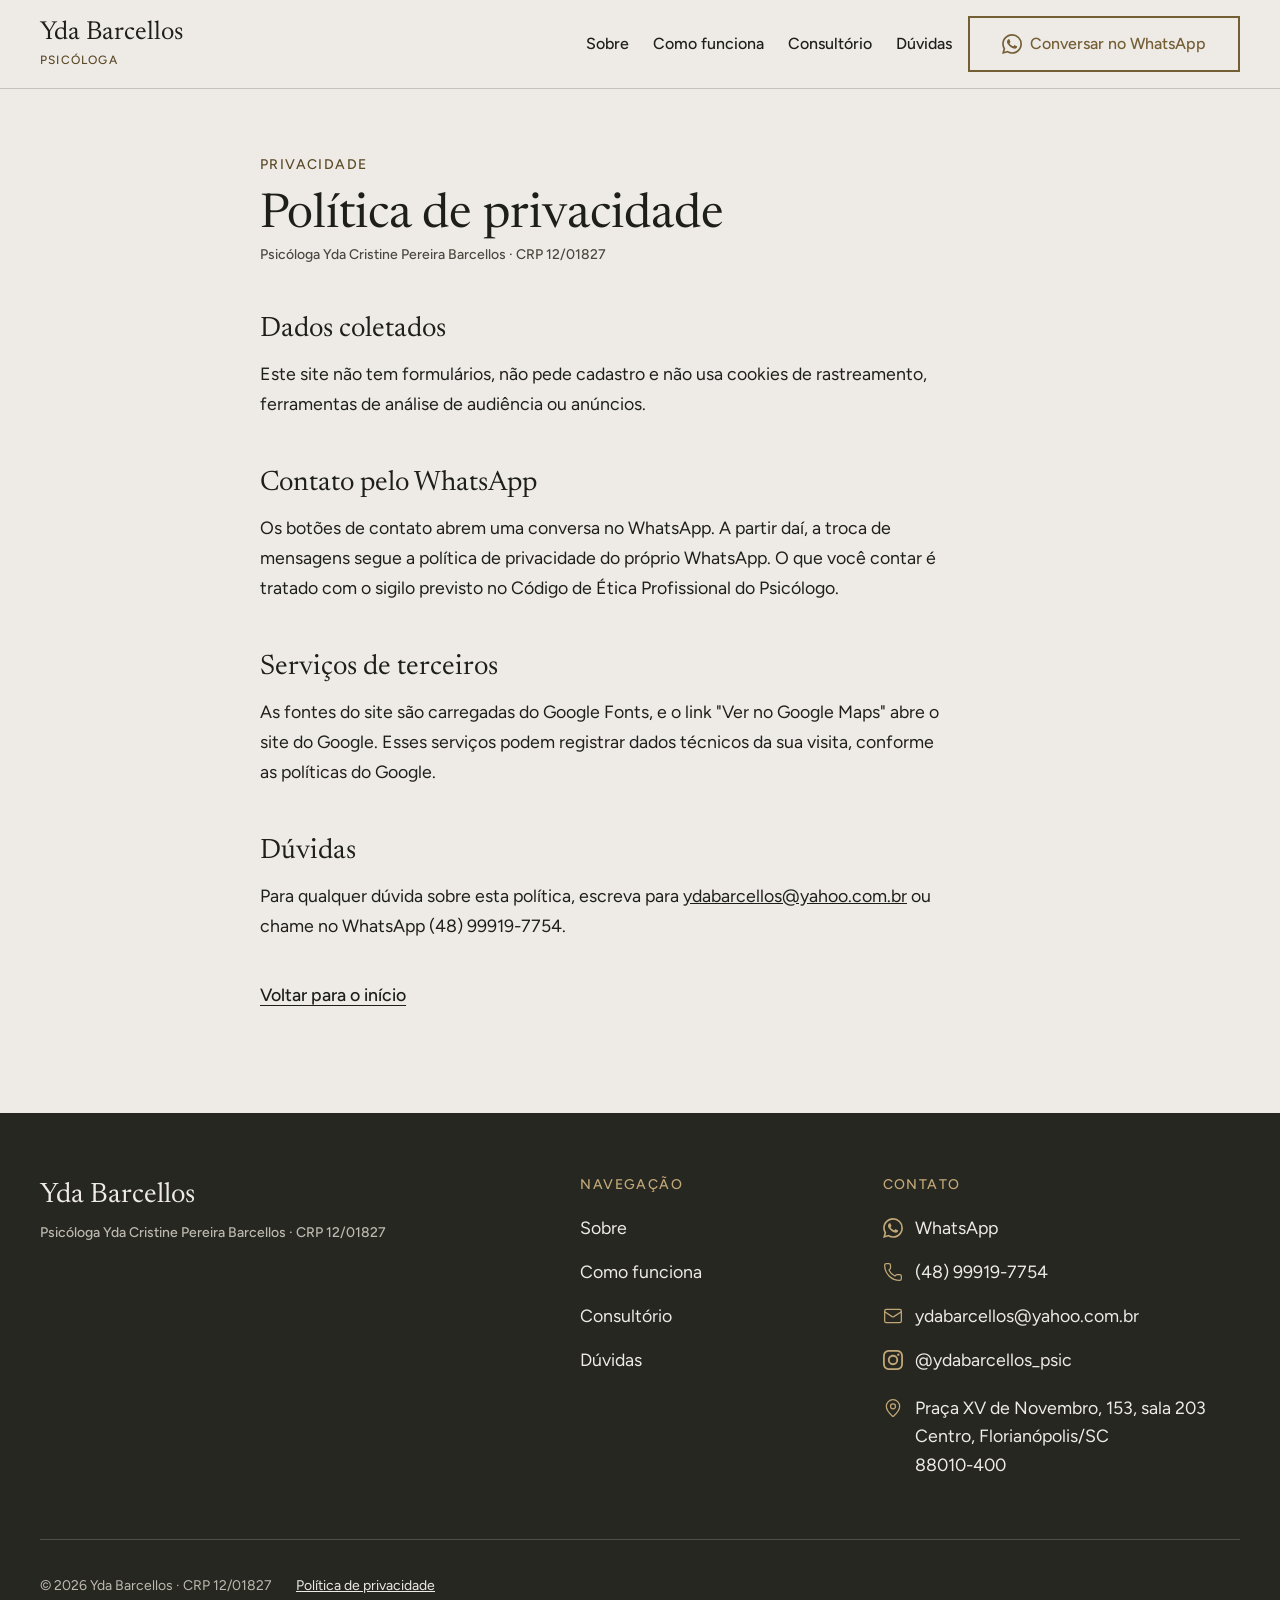
<file: politica-de-privacidade.html>
<!DOCTYPE html>
<html lang="pt-BR">
<head>
<meta charset="UTF-8">
<meta name="viewport" content="width=device-width, initial-scale=1">
<!-- PRÉ-VENDA: não remover até o Armin fechar a venda -->
<meta name="robots" content="noindex, nofollow">
<title>Política de privacidade | Yda Barcellos · Psicóloga · CRP 12/01827</title>
<meta name="description" content="Como este site trata dados de quem o visita. Psicóloga Yda Cristine Pereira Barcellos, CRP 12/01827, Florianópolis.">
<meta property="og:title" content="Política de privacidade | Yda Barcellos · Psicóloga · CRP 12/01827">
<meta property="og:description" content="Como este site trata dados de quem o visita. Psicóloga Yda Cristine Pereira Barcellos, CRP 12/01827, Florianópolis.">
<meta property="og:type" content="website">
<meta property="og:locale" content="pt_BR">
<meta property="og:url" content="https://infomediamethods-sys.github.io/yda-barcellos-psicologa/politica-de-privacidade.html">
<meta property="og:image" content="https://infomediamethods-sys.github.io/yda-barcellos-psicologa/assets/img/og-yda-barcellos-v2.jpg">
<meta property="og:image:width" content="1200">
<meta property="og:image:height" content="630">
<meta property="og:image:alt" content="Yda Barcellos, psicóloga no Centro de Florianópolis, CRP 12/01827, ao lado da foto do consultório">
<meta name="twitter:card" content="summary_large_image">
<meta name="theme-color" content="#EEEBE7">
<link rel="icon" href="data:image/svg+xml,%3Csvg xmlns='http://www.w3.org/2000/svg' viewBox='0 0 64 64'%3E%3Crect width='64' height='64' fill='%23EEEBE7'/%3E%3Ctext x='32' y='43' font-family='Georgia,serif' font-size='30' text-anchor='middle' fill='%23745E34'%3EYB%3C/text%3E%3C/svg%3E">
<link rel="preconnect" href="https://fonts.googleapis.com">
<link rel="preconnect" href="https://fonts.gstatic.com" crossorigin>
<link href="https://fonts.googleapis.com/css2?family=Figtree:wght@400;500&amp;family=Newsreader:ital,opsz,wght@0,6..72,400;1,6..72,400&amp;display=swap" rel="stylesheet">
<link rel="stylesheet" href="assets/css/base.css">
<link rel="stylesheet" href="assets/css/style.css">
</head>
<body>
<a class="pular-conteudo" href="#conteudo">Pular para o conteúdo</a>

<header class="cabecalho" data-header>
  <div class="container cabecalho__barra">
    <a class="marca" href="index.html" aria-label="Yda Barcellos, psicóloga, início">
      <span class="marca__nome">Yda Barcellos</span>
      <span class="marca__profissao">Psicóloga</span>
    </a>
    <nav class="cabecalho__nav" aria-label="Principal">
      <ul role="list">
        <li><a href="index.html#sobre">Sobre</a></li>
        <li><a href="index.html#como-funciona">Como funciona</a></li>
        <li><a href="index.html#consultorio">Consultório</a></li>
        <li><a href="index.html#duvidas">Dúvidas</a></li>
      </ul>
    </nav>
    <a class="botao cabecalho__cta" href="https://wa.me/5548999197754?text=Ol%C3%A1%2C%20Yda%21%20Encontrei%20seu%20site%20e%20gostaria%20de%20conversar%20sobre%20atendimento." target="_blank" rel="noopener"><svg class="icone icone--marca" width="24" height="24" fill="currentColor" aria-hidden="true" focusable="false" role="img" viewBox="0 0 24 24" xmlns="http://www.w3.org/2000/svg"><path d="M17.472 14.382c-.297-.149-1.758-.867-2.03-.967-.273-.099-.471-.148-.67.15-.197.297-.767.966-.94 1.164-.173.199-.347.223-.644.075-.297-.15-1.255-.463-2.39-1.475-.883-.788-1.48-1.761-1.653-2.059-.173-.297-.018-.458.13-.606.134-.133.298-.347.446-.52.149-.174.198-.298.298-.497.099-.198.05-.371-.025-.52-.075-.149-.669-1.612-.916-2.207-.242-.579-.487-.5-.669-.51-.173-.008-.371-.01-.57-.01-.198 0-.52.074-.792.372-.272.297-1.04 1.016-1.04 2.479 0 1.462 1.065 2.875 1.213 3.074.149.198 2.096 3.2 5.077 4.487.709.306 1.262.489 1.694.625.712.227 1.36.195 1.871.118.571-.085 1.758-.719 2.006-1.413.248-.694.248-1.289.173-1.413-.074-.124-.272-.198-.57-.347m-5.421 7.403h-.004a9.87 9.87 0 01-5.031-1.378l-.361-.214-3.741.982.998-3.648-.235-.374a9.86 9.86 0 01-1.51-5.26c.001-5.45 4.436-9.884 9.888-9.884 2.64 0 5.122 1.03 6.988 2.898a9.825 9.825 0 012.893 6.994c-.003 5.45-4.437 9.884-9.885 9.884m8.413-18.297A11.815 11.815 0 0012.05 0C5.495 0 .16 5.335.157 11.892c0 2.096.547 4.142 1.588 5.945L.057 24l6.305-1.654a11.882 11.882 0 005.683 1.448h.005c6.554 0 11.89-5.335 11.893-11.893a11.821 11.821 0 00-3.48-8.413Z"/></svg> <span><span class="cabecalho__cta-extra">Conversar no </span>WhatsApp</span></a>
  </div>
</header>

<main id="conteudo" class="pagina-simples">
  <div class="container--estreito">
    <span class="rotulo">Privacidade</span>
    <h1>Política de privacidade</h1>
    <p class="identificacao">Psicóloga Yda Cristine Pereira Barcellos <span class="nowrap">· CRP 12/01827</span></p>
    <div class="texto">
      <h2>Dados coletados</h2>
      <p>Este site não tem formulários, não pede cadastro e não usa cookies de rastreamento, ferramentas de análise de audiência ou anúncios.</p>
      <h2>Contato pelo WhatsApp</h2>
      <p>Os botões de contato abrem uma conversa no WhatsApp. A partir daí, a troca de mensagens segue a política de privacidade do próprio WhatsApp. O que você contar é tratado com o sigilo previsto no Código de Ética Profissional do Psicólogo.</p>
      <h2>Serviços de terceiros</h2>
      <p>As fontes do site são carregadas do Google Fonts, e o link "Ver no Google Maps" abre o site do Google. Esses serviços podem registrar dados técnicos da sua visita, conforme as políticas do Google.</p>
      <h2>Dúvidas</h2>
      <p>Para qualquer dúvida sobre esta política, escreva para <a href="mailto:ydabarcellos@yahoo.com.br">ydabarcellos@yahoo.com.br</a> ou chame no WhatsApp (48) 99919-7754.</p>
    </div>
    <div class="acoes">
      <a class="link" href="index.html">Voltar para o início</a>
    </div>
  </div>
</main>

<footer class="rodape">
  <div class="container">
    <div class="rodape__grade">
      <div>
        <p class="rodape__nome">Yda Barcellos</p>
        <p class="identificacao">Psicóloga Yda Cristine Pereira Barcellos <span class="nowrap">· CRP 12/01827</span></p>
      </div>
      <nav aria-label="Rodapé">
        <h2 class="rodape__titulo">Navegação</h2>
        <ul role="list">
          <li><a href="index.html#sobre">Sobre</a></li>
          <li><a href="index.html#como-funciona">Como funciona</a></li>
          <li><a href="index.html#consultorio">Consultório</a></li>
          <li><a href="index.html#duvidas">Dúvidas</a></li>
        </ul>
      </nav>
      <div>
        <h2 class="rodape__titulo">Contato</h2>
        <ul role="list">
          <li><a href="https://wa.me/5548999197754?text=Ol%C3%A1%2C%20Yda%21%20Encontrei%20seu%20site%20e%20gostaria%20de%20conversar%20sobre%20atendimento." target="_blank" rel="noopener"><svg class="icone icone--marca" width="24" height="24" fill="currentColor" aria-hidden="true" focusable="false" role="img" viewBox="0 0 24 24" xmlns="http://www.w3.org/2000/svg"><path d="M17.472 14.382c-.297-.149-1.758-.867-2.03-.967-.273-.099-.471-.148-.67.15-.197.297-.767.966-.94 1.164-.173.199-.347.223-.644.075-.297-.15-1.255-.463-2.39-1.475-.883-.788-1.48-1.761-1.653-2.059-.173-.297-.018-.458.13-.606.134-.133.298-.347.446-.52.149-.174.198-.298.298-.497.099-.198.05-.371-.025-.52-.075-.149-.669-1.612-.916-2.207-.242-.579-.487-.5-.669-.51-.173-.008-.371-.01-.57-.01-.198 0-.52.074-.792.372-.272.297-1.04 1.016-1.04 2.479 0 1.462 1.065 2.875 1.213 3.074.149.198 2.096 3.2 5.077 4.487.709.306 1.262.489 1.694.625.712.227 1.36.195 1.871.118.571-.085 1.758-.719 2.006-1.413.248-.694.248-1.289.173-1.413-.074-.124-.272-.198-.57-.347m-5.421 7.403h-.004a9.87 9.87 0 01-5.031-1.378l-.361-.214-3.741.982.998-3.648-.235-.374a9.86 9.86 0 01-1.51-5.26c.001-5.45 4.436-9.884 9.888-9.884 2.64 0 5.122 1.03 6.988 2.898a9.825 9.825 0 012.893 6.994c-.003 5.45-4.437 9.884-9.885 9.884m8.413-18.297A11.815 11.815 0 0012.05 0C5.495 0 .16 5.335.157 11.892c0 2.096.547 4.142 1.588 5.945L.057 24l6.305-1.654a11.882 11.882 0 005.683 1.448h.005c6.554 0 11.89-5.335 11.893-11.893a11.821 11.821 0 00-3.48-8.413Z"/></svg> WhatsApp</a></li>
          <li><a href="tel:+5548999197754"><svg aria-hidden="true" focusable="false" class="icone icone--phone" xmlns="http://www.w3.org/2000/svg" width="24" height="24" viewBox="0 0 24 24" fill="none" stroke="currentColor" stroke-width="1.5" stroke-linecap="round" stroke-linejoin="round" ><path d="M13.832 16.568a1 1 0 0 0 1.213-.303l.355-.465A2 2 0 0 1 17 15h3a2 2 0 0 1 2 2v3a2 2 0 0 1-2 2A18 18 0 0 1 2 4a2 2 0 0 1 2-2h3a2 2 0 0 1 2 2v3a2 2 0 0 1-.8 1.6l-.468.351a1 1 0 0 0-.292 1.233 14 14 0 0 0 6.392 6.384" /></svg> (48) 99919-7754</a></li>
          <li><a href="mailto:ydabarcellos@yahoo.com.br"><svg aria-hidden="true" focusable="false" class="icone icone--mail" xmlns="http://www.w3.org/2000/svg" width="24" height="24" viewBox="0 0 24 24" fill="none" stroke="currentColor" stroke-width="1.5" stroke-linecap="round" stroke-linejoin="round" ><path d="m22 7-8.991 5.727a2 2 0 0 1-2.009 0L2 7" /><rect x="2" y="4" width="20" height="16" rx="2" /></svg> ydabarcellos@yahoo.com.br</a></li>
          <li><a href="https://www.instagram.com/ydabarcellos_psic/" target="_blank" rel="noopener"><svg class="icone icone--marca" width="24" height="24" fill="currentColor" aria-hidden="true" focusable="false" role="img" viewBox="0 0 24 24" xmlns="http://www.w3.org/2000/svg"><path d="M7.0301.084c-1.2768.0602-2.1487.264-2.911.5634-.7888.3075-1.4575.72-2.1228 1.3877-.6652.6677-1.075 1.3368-1.3802 2.127-.2954.7638-.4956 1.6365-.552 2.914-.0564 1.2775-.0689 1.6882-.0626 4.947.0062 3.2586.0206 3.6671.0825 4.9473.061 1.2765.264 2.1482.5635 2.9107.308.7889.72 1.4573 1.388 2.1228.6679.6655 1.3365 1.0743 2.1285 1.38.7632.295 1.6361.4961 2.9134.552 1.2773.056 1.6884.069 4.9462.0627 3.2578-.0062 3.668-.0207 4.9478-.0814 1.28-.0607 2.147-.2652 2.9098-.5633.7889-.3086 1.4578-.72 2.1228-1.3881.665-.6682 1.0745-1.3378 1.3795-2.1284.2957-.7632.4966-1.636.552-2.9124.056-1.2809.0692-1.6898.063-4.948-.0063-3.2583-.021-3.6668-.0817-4.9465-.0607-1.2797-.264-2.1487-.5633-2.9117-.3084-.7889-.72-1.4568-1.3876-2.1228C21.2982 1.33 20.628.9208 19.8378.6165 19.074.321 18.2017.1197 16.9244.0645 15.6471.0093 15.236-.005 11.977.0014 8.718.0076 8.31.0215 7.0301.0839m.1402 21.6932c-1.17-.0509-1.8053-.2453-2.2287-.408-.5606-.216-.96-.4771-1.3819-.895-.422-.4178-.6811-.8186-.9-1.378-.1644-.4234-.3624-1.058-.4171-2.228-.0595-1.2645-.072-1.6442-.079-4.848-.007-3.2037.0053-3.583.0607-4.848.05-1.169.2456-1.805.408-2.2282.216-.5613.4762-.96.895-1.3816.4188-.4217.8184-.6814 1.3783-.9003.423-.1651 1.0575-.3614 2.227-.4171 1.2655-.06 1.6447-.072 4.848-.079 3.2033-.007 3.5835.005 4.8495.0608 1.169.0508 1.8053.2445 2.228.408.5608.216.96.4754 1.3816.895.4217.4194.6816.8176.9005 1.3787.1653.4217.3617 1.056.4169 2.2263.0602 1.2655.0739 1.645.0796 4.848.0058 3.203-.0055 3.5834-.061 4.848-.051 1.17-.245 1.8055-.408 2.2294-.216.5604-.4763.96-.8954 1.3814-.419.4215-.8181.6811-1.3783.9-.4224.1649-1.0577.3617-2.2262.4174-1.2656.0595-1.6448.072-4.8493.079-3.2045.007-3.5825-.006-4.848-.0608M16.953 5.5864A1.44 1.44 0 1 0 18.39 4.144a1.44 1.44 0 0 0-1.437 1.4424M5.8385 12.012c.0067 3.4032 2.7706 6.1557 6.173 6.1493 3.4026-.0065 6.157-2.7701 6.1506-6.1733-.0065-3.4032-2.771-6.1565-6.174-6.1498-3.403.0067-6.156 2.771-6.1496 6.1738M8 12.0077a4 4 0 1 1 4.008 3.9921A3.9996 3.9996 0 0 1 8 12.0077"/></svg> @ydabarcellos_psic</a></li>
        </ul>
        <address class="rodape__endereco"><svg aria-hidden="true" focusable="false" class="icone icone--map-pin" xmlns="http://www.w3.org/2000/svg" width="24" height="24" viewBox="0 0 24 24" fill="none" stroke="currentColor" stroke-width="1.5" stroke-linecap="round" stroke-linejoin="round" ><path d="M20 10c0 4.993-5.539 10.193-7.399 11.799a1 1 0 0 1-1.202 0C9.539 20.193 4 14.993 4 10a8 8 0 0 1 16 0" /><circle cx="12" cy="10" r="3" /></svg><span>Praça XV de Novembro, 153, <span class="nowrap">sala 203</span><br>Centro, <span class="nowrap">Florianópolis/SC</span><br>88010-400</span></address>
      </div>
    </div>
    <div class="rodape__final">
      <span>© 2026 Yda Barcellos · <span class="nowrap">CRP 12/01827</span></span>
      <a href="politica-de-privacidade.html">Política de privacidade</a>
    </div>
  </div>
</footer>

<script src="assets/js/main.js" defer></script>
</body>
</html>
</file>
<file: assets/css/base.css>
/* base.css — regras fixas da agência. NÃO EDITAR por projeto.
   Tokens de cor, fonte, raio e sombra do cliente ficam em style.css.
   Escala e regras descritas em specs/design.md §0. */

:root {
  /* Espaçamento: escala fechada. Nenhum margin/padding/gap fora daqui. */
  --space-1: 0.25rem;  /*   4px */
  --space-2: 0.5rem;   /*   8px */
  --space-3: 0.75rem;  /*  12px */
  --space-4: 1rem;     /*  16px */
  --space-5: 1.5rem;   /*  24px */
  --space-6: 2rem;     /*  32px */
  --space-7: 3rem;     /*  48px */
  --space-8: 4rem;     /*  64px */
  --space-9: 6rem;     /*  96px */
  --space-10: 8rem;    /* 128px */

  --section-y: var(--space-8);          /* celular e tablet: 64px */
  --gutter: var(--space-5);             /* 24px */
  --container: 1200px;
  --container-narrow: 760px;

  /* Ícones: só estes dois tamanhos (+ círculo de card) */
  --icone-linha: 20px;
  --icone-card: 24px;
  --icone-circulo: 48px;

  --toque-min: 44px;
  --header-h: 72px;

  --ease-out: cubic-bezier(0.22, 1, 0.36, 1);
  --dur-fast: 0.14s;
  --dur-base: 0.24s;
  --dur-slow: 0.42s;
}
@media (min-width: 900px) {
  :root { --section-y: var(--space-9); --gutter: var(--space-6); }  /* 96px / 32px */
}
@media (max-width: 399px) {
  :root { --gutter: 1.25rem; }  /* 20px: única exceção à escala, só na borda da tela */
}

/* Reset enxuto */
*, *::before, *::after { box-sizing: border-box; }
html { -webkit-text-size-adjust: 100%; overflow-x: clip; scroll-behavior: smooth; }
body { margin: 0; overflow-x: clip; min-height: 100vh; text-rendering: optimizeLegibility; -webkit-font-smoothing: antialiased; }
h1, h2, h3, h4, p, figure, blockquote, ul, ol, dl { margin: 0; }
ul[role="list"], ol[role="list"] { list-style: none; padding: 0; }
img, picture, svg, video { display: block; max-width: 100%; }
img { height: auto; }
input, button, textarea, select { font: inherit; color: inherit; }
button { cursor: pointer; }
a { color: inherit; }
[hidden] { display: none !important; }
:target, [id] { scroll-margin-top: calc(var(--header-h) + var(--space-4)); }

/* Estrutura */
.container { width: min(100% - 2 * var(--gutter), var(--container)); margin-inline: auto; }
.container--estreito { width: min(100% - 2 * var(--gutter), var(--container-narrow)); margin-inline: auto; }
.secao { padding-block: var(--section-y); }

/* Imagens: sempre cobrem o espaço reservado, sem distorcer */
.midia { position: relative; overflow: hidden; }
.midia > img, .midia > picture, .midia > picture > img { width: 100%; height: 100%; object-fit: cover; }
.proporcao-heroi   { aspect-ratio: 4 / 5; }
.proporcao-card    { aspect-ratio: 4 / 3; }
.proporcao-retrato { aspect-ratio: 4 / 5; }
.proporcao-avatar  { aspect-ratio: 1 / 1; border-radius: 50%; }
@media (min-width: 900px) { .proporcao-heroi { aspect-ratio: 3 / 2; } }

/* Ícones (gerados por ~/agencia/scripts/icone.mjs) */
.icone { width: var(--icone-card); height: var(--icone-card); flex-shrink: 0; }
.icone--linha, .botao .icone, p .icone, li .icone { width: var(--icone-linha); height: var(--icone-linha); }
.icone-circulo {
  display: inline-grid; place-items: center;
  width: var(--icone-circulo); height: var(--icone-circulo); border-radius: 50%;
}

/* Acessibilidade */
.pular-conteudo {
  position: absolute; left: var(--space-4); top: calc(-1 * var(--space-9)); z-index: 1000;
  padding: var(--space-3) var(--space-4); background: #fff; color: #000; border-radius: var(--space-2);
}
.pular-conteudo:focus { top: var(--space-3); }
:focus-visible { outline: 3px solid var(--focus-ring, currentColor); outline-offset: 2px; }
.sr-only {
  position: absolute !important; width: 1px; height: 1px; padding: 0; margin: -1px;
  overflow: hidden; clip: rect(0 0 0 0); white-space: nowrap; border: 0;
}
a, button, [role="button"], input, select, textarea, summary { min-height: var(--toque-min); }
p a, li a { min-height: 0; }

/* Menu de celular: fechado = fora da tela E fora do teclado (lição: menu fechado recebia foco) */
.menu-celular { visibility: hidden; pointer-events: none; }
.menu-celular[data-aberto="true"] { visibility: visible; pointer-events: auto; }
body[data-menu="true"] { overflow: hidden; }

/* Entrada de seção (main.js adiciona .visivel). Sem JS, tudo aparece. */
.js .revelar { opacity: 0; transform: translateY(16px); transition: opacity var(--dur-slow) var(--ease-out), transform var(--dur-slow) var(--ease-out); }
.js .revelar.visivel { opacity: 1; transform: none; }

/* Botão fixo de WhatsApp no celular: aparece em TODAS as páginas depois de rolar (lição: só funcionava na home) */
.whatsapp-fixo {
  position: fixed; left: var(--gutter); right: var(--gutter); bottom: var(--space-4); z-index: 90;
  display: flex; align-items: center; justify-content: center; gap: var(--space-2);
  min-height: 56px; border-radius: 999px; text-decoration: none;
  transform: translateY(calc(100% + var(--space-6))); transition: transform var(--dur-base) var(--ease-out);
}
.whatsapp-fixo[data-visivel="true"] { transform: none; }
@media (min-width: 900px) { .whatsapp-fixo { display: none; } }
/* Reserva o espaço do botão fixo no fim da página, senão ele cobre o último conteúdo (lição: Loredana) */
@media (max-width: 899px) { body:has(.whatsapp-fixo) { padding-bottom: calc(56px + var(--space-6)); } }

/* Caixa de foto real que falta (specs/design.md §0). Nunca pode sobrar sem registro em revisao/pendencias.md. */
.foto-pendente {
  display: grid; place-content: center; gap: var(--space-3);
  width: 100%; max-width: 100%; height: 100%; padding: var(--space-6); text-align: center;
  background: #f4f2f0; border: 2px dashed #b9b2aa; border-radius: inherit; color: #625c55;
}
.foto-pendente .icone { margin-inline: auto; opacity: .55; }
.foto-pendente__titulo { font-weight: 600; line-height: 1.45; color: #231f20; max-width: 34ch; margin-inline: auto; overflow-wrap: anywhere; }
.foto-pendente__meta { font-size: 0.875rem; }

/* Movimento reduzido: desliga tudo */
@media (prefers-reduced-motion: reduce) {
  html { scroll-behavior: auto; }
  *, *::before, *::after { animation: none !important; transition: none !important; }
  .js .revelar { opacity: 1; transform: none; }
}
</file>
<file: assets/css/style.css>
/* style.css — tokens e componentes do cliente, a partir de specs/design.md §1–§11.
   Espaçamento SEMPRE com var(--space-N) de base.css. */
:root {
  --surface-1: #EEEBE7;
  --surface-2: #DDD7CF;
  --surface-dark: #262720;
  --text: #1F1F1A;
  --text-soft: #4A4940;
  --text-inverse: #EEEBE7;
  --text-inverse-soft: #BDB9B0;
  --accent: #745E34;
  --accent-texto: #5C4A28;
  --accent-claro: #C2A878;
  --border: rgba(31, 31, 26, 0.2);
  --border-inverse: rgba(238, 235, 231, 0.2);
  --focus-ring: #745E34;

  --font-titulo: 'Newsreader', Georgia, 'Times New Roman', serif;
  --font-texto: 'Figtree', system-ui, -apple-system, 'Segoe UI', sans-serif;

  --fs-h1: clamp(2.75rem, 1.9rem + 3.4vw, 4.25rem);
  --fs-h2: clamp(2.125rem, 1.7rem + 1.8vw, 3rem);
  --fs-h3: clamp(1.75rem, 1.45rem + 1.2vw, 2.375rem);
  --fs-h4: clamp(1.375rem, 1.2rem + 0.7vw, 1.75rem);
  --fs-lead: clamp(1.125rem, 1.05rem + 0.3vw, 1.25rem);
  --fs-body: clamp(1rem, 0.95rem + 0.2vw, 1.125rem);
  --fs-small: 0.875rem;
  --fs-eyebrow: 0.875rem;

  --raio: 0;
  --midia-tablet: 560px;
}

/* Base */
body {
  background: var(--surface-1);
  color: var(--text);
  font-family: var(--font-texto);
  font-size: var(--fs-body);
  line-height: 1.7;
}
h1, h2, h3, h4 { font-family: var(--font-titulo); font-weight: 400; color: inherit; }
h1 { font-size: var(--fs-h1); line-height: 1.15; }
h2 { font-size: var(--fs-h2); line-height: 1.2; }
h3 { font-size: var(--fs-h3); line-height: 1.25; }
h1, h2 { text-wrap: balance; }
h1 em, h2 em, h3 em { font-style: italic; color: var(--accent); white-space: nowrap; }
/* Ícones em linha fora de p/li/.botao também em 20px (lição) */
.link .icone, .endereco .icone, .rodape__endereco .icone, .duvida summary .icone { width: var(--icone-linha); height: var(--icone-linha); }
p + p { margin-top: var(--space-4); }
strong { font-weight: 500; }
.nowrap { white-space: nowrap; }

.fundo-linho { background: var(--surface-1); }
.fundo-areia { background: var(--surface-2); }
.fundo-escuro { background: var(--surface-dark); color: var(--text-inverse); --focus-ring: #C2A878; }
.fundo-escuro h2 em, .fundo-escuro h3 em { color: var(--accent-claro); }

.rotulo {
  display: block;
  font-family: var(--font-texto);
  font-size: var(--fs-eyebrow);
  font-weight: 500;
  letter-spacing: 0.1em;
  text-transform: uppercase;
  color: var(--accent-texto);
  margin-bottom: var(--space-3);
}
.fundo-escuro .rotulo { color: var(--accent-claro); }
.titulo + .texto, .titulo + p { margin-top: var(--space-4); }
.lead { font-size: var(--fs-lead); line-height: 1.6; }
.identificacao { font-size: var(--fs-small); font-weight: 500; color: var(--text-soft); line-height: 1.5; }
.fundo-escuro .identificacao { color: var(--text-inverse-soft); }
.texto { max-width: 62ch; }
.acoes { display: flex; flex-wrap: wrap; align-items: center; gap: var(--space-4) var(--space-5); margin-top: var(--space-6); }

/* Botões: um raio só (0) */
.botao {
  display: inline-flex; align-items: center; justify-content: center; gap: var(--space-2);
  min-height: 56px; padding: var(--space-4) var(--space-6);
  border: 2px solid var(--accent); border-radius: var(--raio);
  background: transparent; color: var(--accent);
  font-family: var(--font-texto); font-size: 1rem; font-weight: 500; line-height: 1.2;
  text-decoration: none; white-space: nowrap;
  transition: background-color 200ms ease, color 200ms ease;
}
.botao:hover, .botao:focus-visible { background: var(--accent); color: var(--surface-1); }
.fundo-escuro .botao { border-color: var(--accent-claro); color: var(--accent-claro); }
.fundo-escuro .botao:hover, .fundo-escuro .botao:focus-visible { background: var(--accent-claro); color: var(--surface-dark); }
.link {
  display: inline-flex; align-items: center; gap: var(--space-2);
  color: var(--text); text-decoration: underline; text-decoration-thickness: 1px; text-underline-offset: 4px;
  font-weight: 500;
}
.link:hover { color: var(--accent-texto); }
.fundo-escuro .link { color: var(--text-inverse); }
.fundo-escuro .link:hover { color: var(--accent-claro); }

/* Imagens */
.midia { border-radius: var(--raio); background: var(--surface-2); }
.proporcao-4x5 { aspect-ratio: 4 / 5; }
.proporcao-4x3 { aspect-ratio: 4 / 3; }
.legenda { margin-top: var(--space-2); font-size: var(--fs-small); color: var(--text-soft); }

/* Cabeçalho */
.cabecalho {
  position: sticky; top: 0; z-index: 80;
  background: var(--surface-1); border-bottom: 1px solid var(--border);
}
.cabecalho__barra {
  display: flex; align-items: center; justify-content: space-between; gap: var(--space-4);
  min-height: 72px;
}
.marca { display: inline-flex; flex-direction: column; justify-content: center; text-decoration: none; min-width: 0; }
.marca__nome { font-family: var(--font-titulo); font-size: 1.5rem; line-height: 1.1; }
.marca__profissao {
  font-size: 0.75rem; font-weight: 500; letter-spacing: 0.1em; text-transform: uppercase;
  color: var(--accent-texto); line-height: 1.4; margin-top: var(--space-1);
}
.cabecalho__nav { display: none; }
/* Celular: sem menu de três tracinhos; o botão de WhatsApp fica no cabeçalho (regra do Armin, 06/10/2026) */
.cabecalho__cta {
  flex-shrink: 0; min-height: var(--toque-min); padding: var(--space-2) var(--space-4);
  background: var(--accent); color: var(--surface-1);
}
.cabecalho__cta-extra { display: none; }
.cabecalho__nav ul { display: flex; gap: var(--space-5); }
.cabecalho__nav a {
  display: inline-flex; align-items: center; min-height: var(--toque-min);
  text-decoration: none; font-weight: 500; font-size: 1rem;
}
.cabecalho__nav a:hover { color: var(--accent-texto); text-decoration: underline; text-underline-offset: 4px; }
@media (min-width: 900px) {
  .cabecalho__barra { min-height: 88px; }
  .cabecalho__nav { display: block; margin-left: auto; }
  .cabecalho__cta { min-height: 56px; padding: var(--space-4) var(--space-6); background: transparent; color: var(--accent); }
  .cabecalho__cta:hover, .cabecalho__cta:focus-visible { background: var(--accent); color: var(--surface-1); }
  .cabecalho__cta-extra { display: inline; }
  .marca__nome { font-size: 1.625rem; }
}
@media (min-width: 900px) and (max-width: 1099px) {
  .cabecalho__nav ul { gap: var(--space-4); }
  .marca__nome { font-size: 1.375rem; }
}

/* Menu de celular */
.menu-celular {
  position: fixed; inset: 0; z-index: 100;
  background: var(--surface-1);
  display: flex; flex-direction: column;
  padding: var(--space-4) var(--gutter) var(--space-7);
  opacity: 0; transition: opacity var(--dur-base) var(--ease-out);
  overflow-y: auto;
}
.menu-celular[data-aberto="true"] { opacity: 1; }
.menu-celular__topo { display: flex; justify-content: flex-end; }
.menu-celular__fechar {
  display: inline-grid; place-items: center; width: var(--toque-min); height: var(--toque-min);
  background: none; border: 0; color: var(--text); padding: 0;
}
.menu-celular ul { margin-top: var(--space-6); display: grid; gap: var(--space-2); }
.menu-celular li a {
  display: flex; align-items: center; min-height: var(--toque-min);
  font-family: var(--font-titulo); font-size: var(--fs-h4); text-decoration: none;
  border-bottom: 1px solid var(--border); padding-block: var(--space-3);
}
.menu-celular .botao { margin-top: var(--space-7); align-self: flex-start; }

/* Herói */
.heroi { padding-top: var(--space-6); padding-bottom: var(--section-y); }
.heroi__grade { display: grid; gap: var(--space-7); }
.heroi__texto h1 { max-width: 14ch; }
.heroi__texto .lead { margin-top: var(--space-4); max-width: 44ch; }
.heroi__texto .identificacao { margin-top: var(--space-5); }
.heroi__midia { aspect-ratio: auto; width: 100%; height: 360px; }
.heroi__midia img { object-position: 50% 70%; }
@media (min-width: 600px) and (max-width: 899px) {
  .heroi__midia { height: 440px; }
}
@media (min-width: 900px) {
  .heroi { padding-top: var(--space-8); }
  .heroi__grade { grid-template-columns: 5fr 6fr; gap: var(--space-9); align-items: center; }
  .heroi__midia { order: -1; height: auto; aspect-ratio: 4 / 5; }
}

/* Acolhimento: título, texto e uma frase em destaque (09/10/2026: no celular estava só texto corrido) */
.acolhimento__grade { display: grid; gap: var(--space-5); }
.acolhimento h2 { font-size: var(--fs-h3); max-width: 16ch; }
.acolhimento__corpo { display: grid; gap: var(--space-6); align-content: center; }
.destaque {
  font-family: var(--font-titulo); font-size: var(--fs-h4); line-height: 1.35; color: var(--text);
  border-left: 2px solid var(--accent); padding: var(--space-2) 0 var(--space-2) var(--space-5);
  max-width: 34ch;
}
.destaque em { font-style: italic; color: var(--accent-texto); }
@media (min-width: 900px) {
  .acolhimento__grade { grid-template-columns: minmax(300px, 1fr) 2fr; gap: var(--space-8); }
}

/* Princípios: três cartões com ícone */
.principios { padding-block: var(--space-8); }
.principios__lista { display: grid; gap: var(--space-4); }
.principio {
  display: grid; grid-template-columns: var(--icone-circulo) 1fr; gap: var(--space-4); align-items: start;
  background: var(--surface-1); border-radius: var(--raio); padding: var(--space-5);
}
.principio__icone {
  display: inline-grid; place-items: center; width: var(--icone-circulo); height: var(--icone-circulo);
  border: 1px solid var(--accent); border-radius: 999px; color: var(--accent);
}
.principio__icone .icone { width: var(--icone-card); height: var(--icone-card); }
.principio__titulo { font-size: var(--fs-h4); line-height: 1.25; }
.principio p { margin-top: var(--space-2); color: var(--text-soft); line-height: 1.55; }
@media (min-width: 900px) {
  .principios { padding-block: var(--space-9); }
  .principios__lista { grid-template-columns: repeat(3, 1fr); gap: var(--space-5); }
  .principio { grid-template-columns: 1fr; gap: var(--space-5); padding: var(--space-6); }
}

/* Terapia: texto + lista com ícones */
.terapia__grade { display: grid; gap: var(--space-6); }
.terapia .texto { text-wrap: pretty; }
.terapia__lista { border-top: 1px solid var(--border); }
.terapia__lista li {
  display: grid; grid-template-columns: var(--icone-circulo) 1fr; gap: var(--space-4); align-items: center;
  padding-block: var(--space-4); border-bottom: 1px solid var(--border);
  font-family: var(--font-titulo); font-size: 1.25rem; line-height: 1.3;
}
.terapia__icone {
  display: inline-grid; place-items: center; width: var(--icone-circulo); height: var(--icone-circulo);
  border-radius: 999px; background: var(--surface-2); color: var(--accent-texto);
}
.terapia__icone .icone { width: var(--icone-card); height: var(--icone-card); }
.terapia__nota { margin-top: var(--space-5); color: var(--text-soft); max-width: 48ch; }
@media (min-width: 900px) {
  .terapia__grade { grid-template-columns: 5fr 6fr; gap: var(--space-9); align-items: center; }
  .terapia__lista li { font-size: var(--fs-h4); padding-block: var(--space-5); }
}

/* Centralizado (CTA final) */
.centralizado { text-align: center; }
.centralizado .texto { margin-inline: auto; }
.centralizado .titulo { max-width: 20ch; margin-inline: auto; }

/* Como funciona */
.funciona__grade { display: grid; gap: var(--space-6); }
.lista-info li {
  display: flex; align-items: flex-start; gap: var(--space-4);
  padding-block: var(--space-5); border-bottom: 1px solid var(--border-inverse);
  font-size: 1.125rem; line-height: 1.5;
}
.lista-info li:first-child { border-top: 1px solid var(--border-inverse); }
.lista-info .icone { color: var(--accent-claro); margin-top: var(--space-1); }
@media (min-width: 900px) {
  .funciona__grade { grid-template-columns: minmax(300px, 1fr) 2fr; gap: var(--space-8); }
}

/* Blocos lado a lado (Sobre, Consultório, Como começar) */
.lado { display: grid; gap: var(--space-7); }
.lado__midia { width: 100%; }
.lado__midia img { object-position: 50% 60%; }
.lado .identificacao { margin-top: var(--space-3); }
.lado .texto { margin-top: var(--space-4); }
.lado .identificacao + .texto { margin-top: var(--space-5); }
@media (min-width: 600px) and (max-width: 899px) {
  .lado__midia, .consultorio__figura { max-width: var(--midia-tablet); }
}
@media (min-width: 900px) {
  .lado { grid-template-columns: 5fr 6fr; gap: var(--space-9); align-items: center; }
  .lado--invertido { grid-template-columns: 6fr 5fr; }
}
.consultorio__figura { width: 100%; }
@media (min-width: 900px) {
  .consultorio__figura { max-width: 480px; justify-self: end; }
}
.endereco {
  display: flex; align-items: flex-start; gap: var(--space-3);
  margin-top: var(--space-6); font-style: normal; line-height: 1.6;
}
.endereco .icone { color: var(--accent-texto); margin-top: var(--space-1); }
.consultorio .acoes { margin-top: var(--space-5); }

/* Passos */
.passos { display: grid; gap: var(--space-6); margin-top: var(--space-6); counter-reset: passo; }
.passos li { display: grid; grid-template-columns: auto 1fr; gap: var(--space-2) var(--space-5); align-items: baseline; }
.passos__numero { font-family: var(--font-titulo); font-size: var(--fs-h3); line-height: 1; color: var(--accent); min-width: 1.2ch; }
.passos h3 { font-family: var(--font-texto); font-size: 1.125rem; font-weight: 500; line-height: 1.4; }
.passos p { grid-column: 2; margin-top: 0; color: var(--text-soft); }

/* Dúvidas (acordeão nativo) */
.duvidas__lista { margin-top: var(--space-6); border-top: 1px solid var(--border-inverse); }
.duvida { border-bottom: 1px solid var(--border-inverse); }
.duvida summary {
  display: flex; align-items: center; justify-content: space-between; gap: var(--space-4);
  padding-block: var(--space-5); cursor: pointer; list-style: none;
  font-family: var(--font-titulo); font-size: var(--fs-h4); line-height: 1.3; color: var(--text-inverse);
}
.duvida summary::-webkit-details-marker { display: none; }
.duvida summary .icone { color: var(--accent-claro); transition: transform 200ms ease; }
.duvida[open] summary .icone { transform: rotate(180deg); }
.duvida__resposta { padding-bottom: var(--space-5); color: var(--text-inverse-soft); max-width: 62ch; }
.duvida__resposta .link { margin-top: var(--space-3); }
.duvidas .acoes { margin-top: var(--space-7); }

/* CTA final */
.cta-final .acoes { justify-content: center; }
.cta-final .titulo { max-width: 24ch; }
.cta-final .texto { max-width: 46ch; text-wrap: pretty; }
.cta-final__contato {
  display: flex; flex-wrap: wrap; justify-content: center; gap: var(--space-2) var(--space-6);
  margin-top: var(--space-5);
}

/* Rodapé */
.rodape { background: var(--surface-dark); color: var(--text-inverse); padding-block: var(--space-8) var(--space-6); --focus-ring: #C2A878; }
.rodape__grade { display: grid; gap: var(--space-7); }
.rodape__nome { font-family: var(--font-titulo); font-size: var(--fs-h4); line-height: 1.3; }
.rodape .identificacao { margin-top: var(--space-2); color: var(--text-inverse-soft); }
.rodape__titulo {
  font-size: var(--fs-eyebrow); font-weight: 500; letter-spacing: 0.1em; text-transform: uppercase;
  color: var(--accent-claro); margin-bottom: var(--space-3); font-family: var(--font-texto);
}
.rodape li a {
  display: inline-flex; align-items: center; gap: var(--space-3);
  min-height: var(--toque-min); text-decoration: none; color: var(--text-inverse);
}
.rodape li a:hover { color: var(--accent-claro); text-decoration: underline; text-underline-offset: 4px; }
.rodape li .icone { color: var(--accent-claro); }
.rodape address { font-style: normal; }
.rodape__endereco { display: flex; gap: var(--space-3); align-items: flex-start; padding-block: var(--space-3); line-height: 1.6; }
.rodape__endereco .icone { color: var(--accent-claro); margin-top: var(--space-1); }
.rodape__final {
  margin-top: var(--space-7); padding-top: var(--space-5); border-top: 1px solid var(--border-inverse);
  font-size: var(--fs-small); color: var(--text-inverse-soft);
  display: flex; flex-wrap: wrap; align-items: center; gap: var(--space-2) var(--space-5);
}
.rodape__final a { color: var(--text-inverse); display: inline-flex; align-items: center; }
/* Celular: a reserva do botão fixo vai para dentro do rodapé escuro, não abaixo dele (lição) */
@media (max-width: 899px) {
  body:has(.whatsapp-fixo) { padding-bottom: 0; }
  body:has(.whatsapp-fixo) .rodape { padding-bottom: calc(var(--space-6) + var(--space-9)); }
}
@media (min-width: 900px) {
  .duvidas__lista { margin-top: var(--space-7); }
  .rodape__grade { grid-template-columns: 2fr 1fr 1.5fr; gap: var(--space-8); }
}

/* Botão fixo de WhatsApp: mesmo raio dos outros botões (lição: Loredana) */
.whatsapp-fixo {
  border-radius: var(--raio);
  background: var(--accent); color: var(--surface-1);
  font-weight: 500; font-size: 1rem;
}
.whatsapp-fixo .icone { width: var(--icone-linha); height: var(--icone-linha); }

/* Páginas internas */
.pagina-simples { padding-block: var(--space-8) var(--section-y); }
.pagina-simples h1 { font-size: var(--fs-h2); }
.pagina-simples h2 { font-size: var(--fs-h4); margin-top: var(--space-7); }
.pagina-simples h2 + p { margin-top: var(--space-3); }
.pagina-simples .texto { margin-top: var(--space-5); }

/* Fotos de banco ao lado do texto (acolhimento, terapia, como funciona) — 09/10/2026 */
.midia--secao { aspect-ratio: 4 / 3; }
.midia--secao img { object-position: 50% 55%; }
.acolhimento__lado { display: grid; gap: var(--space-5); align-content: start; }
.terapia__midia, .funciona__midia { margin-top: var(--space-6); }
@media (min-width: 600px) and (max-width: 899px) {
  .midia--secao { max-width: var(--midia-tablet); }
}
@media (min-width: 900px) {
  .midia--secao { aspect-ratio: 4 / 5; }
  .acolhimento__lado { gap: var(--space-6); }
  .terapia__midia { max-width: 420px; }
  /* Retrato real do Instagram tem só 608 px: não esticar além disso */
  #sobre .lado__midia { max-width: 440px; }
}
</file>
